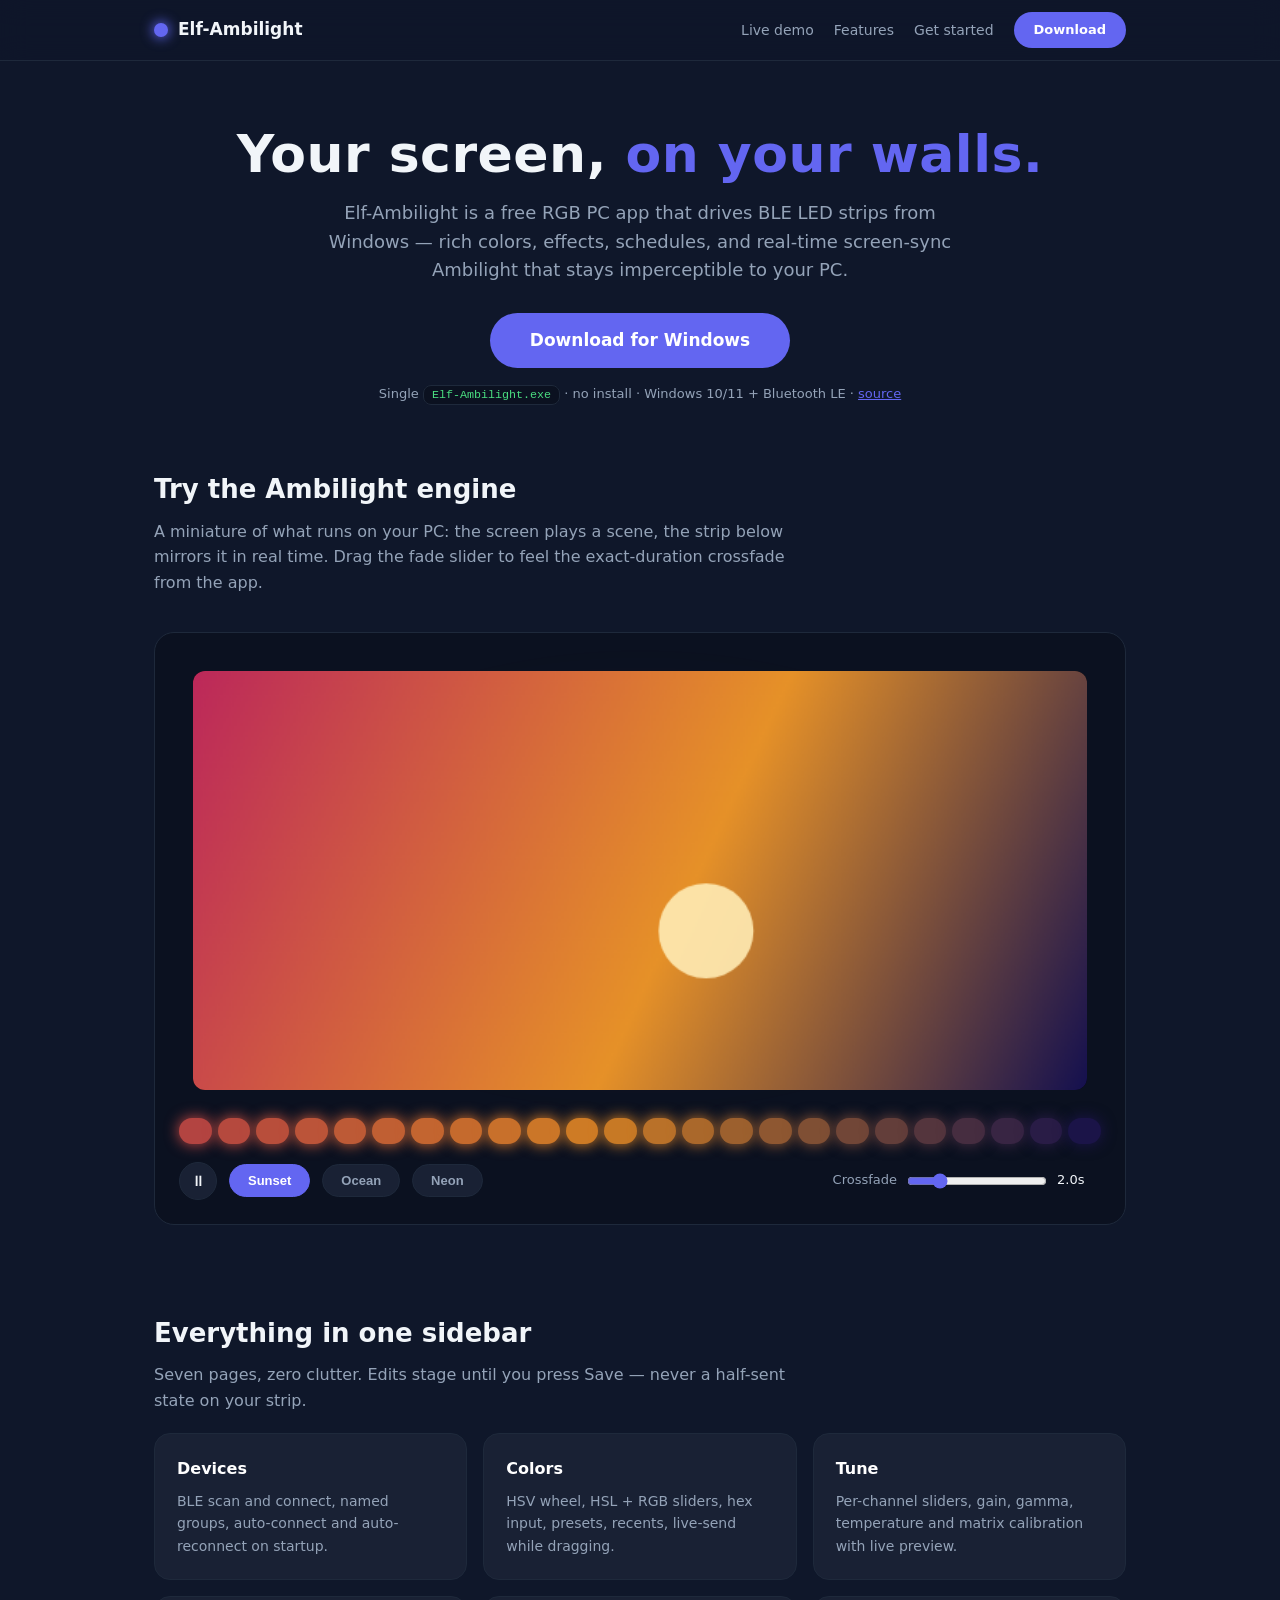
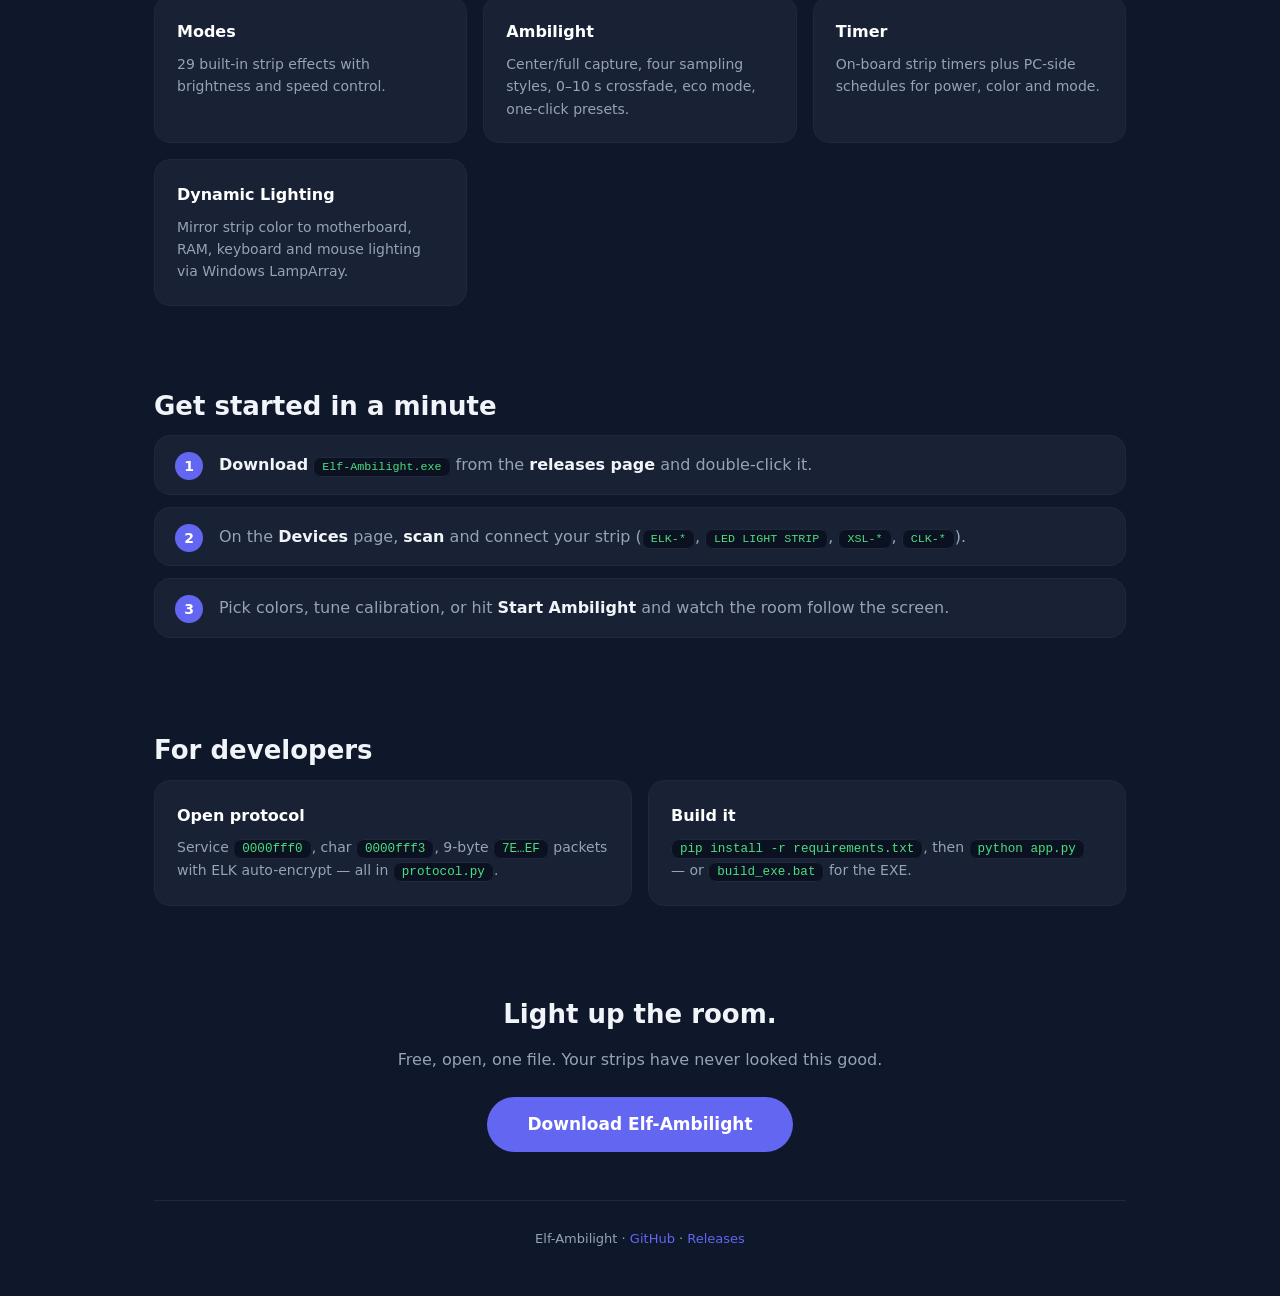
<file: docs/index.html>
<!DOCTYPE html>
<html lang="en">
<head>
<meta charset="UTF-8">
<meta name="viewport" content="width=device-width, initial-scale=1.0">
<title>Elf-Ambilight — RGB PC App: BLE LED Strip Control + Ambilight for Windows</title>
<meta name="description" content="Elf-Ambilight is a free RGB PC app for Windows: control BLE LED strips, sync room lighting to your screen with Ambilight, run effects and schedules. Single EXE, no install.">
<link rel="canonical" href="https://deepma1ya.github.io/Elf-Ambilight/">
<meta name="robots" content="index, follow">
<meta property="og:type" content="website">
<meta property="og:site_name" content="Elf-Ambilight">
<meta property="og:title" content="Elf-Ambilight — RGB PC App for BLE LED Strips + Ambilight">
<meta property="og:description" content="Free Windows PC app to control RGB LED strips over Bluetooth LE, with real-time screen-sync Ambilight. Download the single EXE.">
<meta property="og:url" content="https://deepma1ya.github.io/Elf-Ambilight/">
<meta name="twitter:card" content="summary">
<meta name="twitter:title" content="Elf-Ambilight — RGB PC App + Ambilight">
<meta name="twitter:description" content="Control BLE RGB LED strips from your PC with screen-sync Ambilight. Free, single EXE.">
<script type="application/ld+json">
{"@context":"https://schema.org","@type":"SoftwareApplication",
 "name":"Elf-Ambilight","applicationCategory":"UtilitiesApplication",
 "operatingSystem":"Windows 10, Windows 11",
 "offers":{"@type":"Offer","price":"0","priceCurrency":"USD"},
 "description":"Free RGB PC app for Windows: control BLE LED strips, run effects and schedules, sync lighting to the screen with Ambilight.",
 "downloadUrl":"https://github.com/Deepma1ya/Elf-Ambilight/releases/latest",
 "codeRepository":"https://github.com/Deepma1ya/Elf-Ambilight"}
</script>
<style>
  :root{
    --bg:#0F172A; --bg-deep:#0B1120; --card:#192134; --border:#1e293b;
    --accent:#6366F1; --accent-hover:#5558FF; --green:#4ade80;
    --fg:#F1F5F9; --muted:#94A3B8;
  }
  *{margin:0;padding:0;box-sizing:border-box}
  html{scroll-behavior:smooth}
  @media (prefers-reduced-motion:reduce){html{scroll-behavior:auto}}
  body{background:var(--bg);color:var(--fg);
    font-family:"Segoe UI",system-ui,-apple-system,Roboto,Arial,sans-serif;line-height:1.6}
  .wrap{max-width:1020px;margin:0 auto;padding:0 24px}
  /* ── nav ── */
  nav{position:sticky;top:0;z-index:10;backdrop-filter:blur(14px);
    background:rgba(15,23,42,.78);border-bottom:1px solid var(--border)}
  nav .wrap{display:flex;align-items:center;gap:20px;height:60px}
  .brand{display:flex;align-items:center;gap:10px;font-weight:800;font-size:17px;
    color:var(--fg);text-decoration:none}
  .dot{width:14px;height:14px;border-radius:50%;background:var(--accent);
    box-shadow:0 0 12px 2px rgba(99,102,241,.8)}
  nav .links{display:flex;gap:20px;margin-left:auto}
  nav .links a{color:var(--muted);text-decoration:none;font-size:14px}
  nav .links a:hover{color:var(--fg)}
  .btn{display:inline-block;background:var(--accent);color:#fff;text-decoration:none;
    font-weight:700;border-radius:999px;transition:background .18s ease-out,transform .18s ease-out}
  .btn:hover{background:var(--accent-hover);transform:translateY(-1px)}
  .btn.small{font-size:13px;padding:8px 20px}
  .btn.big{font-size:17px;padding:14px 40px}
  /* ── hero ── */
  header{padding:64px 0 24px;text-align:center}
  h1{font-size:clamp(34px,6vw,52px);letter-spacing:.5px;line-height:1.15}
  h1 span{color:var(--accent)}
  .tag{color:var(--muted);font-size:18px;margin:14px auto 28px;max-width:640px}
  .meta{margin-top:16px;color:var(--muted);font-size:13px}
  code{background:var(--bg-deep);border:1px solid var(--border);border-radius:8px;
    padding:2px 8px;font-size:.9em;color:var(--green)}
  /* ── demo ── */
  .demo{background:var(--bg-deep);border:1px solid var(--border);border-radius:20px;
    padding:24px;margin:36px 0 8px}
  .monitor-wrap{position:relative;border-radius:16px;padding:14px}
  #glow{position:absolute;inset:-26px;border-radius:28px;z-index:0;
    background:radial-gradient(closest-side,rgba(99,102,241,.35),transparent 70%);
    filter:blur(38px);pointer-events:none}
  #screen{width:100%;border-radius:12px;display:block;background:#000;position:relative;z-index:1}
  #strip{display:flex;gap:6px;margin-top:14px}
  #strip i{flex:1;height:26px;border-radius:999px;background:#222;transition:none}
  .demo-bar{display:flex;flex-wrap:wrap;align-items:center;gap:12px;margin-top:18px}
  .scene{border:1px solid var(--border);background:var(--card);color:var(--muted);
    border-radius:999px;padding:8px 18px;font-size:13px;font-weight:600;cursor:pointer}
  .scene:hover{color:var(--fg);border-color:var(--accent)}
  .scene[aria-pressed="true"]{background:var(--accent);border-color:var(--accent);color:#fff}
  .icon-btn{border:1px solid var(--border);background:var(--card);color:var(--fg);
    border-radius:999px;width:38px;height:38px;font-size:15px;cursor:pointer}
  .icon-btn:hover{border-color:var(--accent)}
  .fade-ctl{margin-left:auto;display:flex;align-items:center;gap:10px;color:var(--muted);font-size:13px}
  .fade-ctl input{accent-color:var(--accent);width:140px}
  .fade-ctl output{color:var(--fg);font-variant-numeric:tabular-nums;min-width:44px}
  section{padding:40px 0}
  h2{font-size:26px;margin-bottom:8px}
  .sub{color:var(--muted);margin-bottom:20px;max-width:640px}
  .grid{display:grid;grid-template-columns:repeat(auto-fit,minmax(250px,1fr));gap:16px}
  .card{background:var(--card);border:1px solid var(--border);border-radius:16px;padding:22px;
    transition:transform .18s ease-out,border-color .18s ease-out}
  .card:hover{transform:translateY(-3px);border-color:var(--accent)}
  .card h3{font-size:16px;margin-bottom:8px;color:#fff}
  .card p{font-size:14px;color:var(--muted)}
  .steps{list-style:none;counter-reset:s}
  .steps li{background:var(--card);border:1px solid var(--border);border-radius:16px;
    padding:16px 20px 16px 64px;margin-bottom:12px;position:relative;color:var(--muted)}
  .steps li b{color:var(--fg)}
  .steps li::before{counter-increment:s;content:counter(s);position:absolute;left:20px;top:16px;
    width:28px;height:28px;border-radius:50%;background:var(--accent);color:#fff;
    font-weight:700;font-size:14px;display:flex;align-items:center;justify-content:center}
  .cta{text-align:center;padding:48px 0}
  .cta p{color:var(--muted);margin:12px 0 24px}
  footer{border-top:1px solid var(--border);padding:28px 0 48px;color:var(--muted);
    font-size:13px;text-align:center}
  footer a{color:var(--accent);text-decoration:none}
  .reveal{opacity:0;transform:translateY(14px);transition:opacity .5s ease-out,transform .5s ease-out}
  .reveal.in{opacity:1;transform:none}
  @media (prefers-reduced-motion:reduce){.reveal{opacity:1;transform:none;transition:none}}
</style>
</head>
<body>

<nav>
  <div class="wrap">
    <a class="brand" href="#top"><span class="dot"></span>Elf-Ambilight</a>
    <div class="links">
      <a href="#demo">Live demo</a>
      <a href="#features">Features</a>
      <a href="#start">Get started</a>
    </div>
    <a class="btn small" href="https://github.com/Deepma1ya/Elf-Ambilight/releases/latest">Download</a>
  </div>
</nav>

<div class="wrap" id="top">
  <header>
    <h1>Your screen, <span>on your walls.</span></h1>
    <p class="tag">Elf-Ambilight is a free RGB PC app that drives BLE LED strips
      from Windows — rich colors, effects, schedules, and real-time
      screen-sync Ambilight that stays imperceptible to your PC.</p>
    <a class="btn big" href="https://github.com/Deepma1ya/Elf-Ambilight/releases/latest">Download for Windows</a>
    <p class="meta">Single <code>Elf-Ambilight.exe</code> · no install · Windows 10/11 + Bluetooth LE ·
      <a href="https://github.com/Deepma1ya/Elf-Ambilight" style="color:var(--accent)">source</a></p>
  </header>

  <section id="demo" class="reveal">
    <h2>Try the Ambilight engine</h2>
    <p class="sub">A miniature of what runs on your PC: the screen plays a scene,
      the strip below mirrors it in real time. Drag the fade slider to feel the
      exact-duration crossfade from the app.</p>
    <div class="demo">
      <div class="monitor-wrap">
        <div id="glow" aria-hidden="true"></div>
        <canvas id="screen" width="640" height="300" aria-label="Simulated screen content"></canvas>
      </div>
      <div id="strip" aria-hidden="true"></div>
      <div class="demo-bar">
        <button class="icon-btn" id="playBtn" aria-label="Pause demo">⏸</button>
        <button class="scene" data-scene="0" aria-pressed="true">Sunset</button>
        <button class="scene" data-scene="1" aria-pressed="false">Ocean</button>
        <button class="scene" data-scene="2" aria-pressed="false">Neon</button>
        <label class="fade-ctl">Crossfade
          <input type="range" id="fade" min="0" max="10" step="0.5" value="2" aria-label="Crossfade seconds">
          <output id="fadeVal" for="fade">2.0s</output>
        </label>
      </div>
    </div>
  </section>

  <section id="features" class="reveal">
    <h2>Everything in one sidebar</h2>
    <p class="sub">Seven pages, zero clutter. Edits stage until you press Save — never a half-sent state on your strip.</p>
    <div class="grid">
      <div class="card"><h3>Devices</h3><p>BLE scan and connect, named groups, auto-connect and auto-reconnect on startup.</p></div>
      <div class="card"><h3>Colors</h3><p>HSV wheel, HSL + RGB sliders, hex input, presets, recents, live-send while dragging.</p></div>
      <div class="card"><h3>Tune</h3><p>Per-channel sliders, gain, gamma, temperature and matrix calibration with live preview.</p></div>
      <div class="card"><h3>Modes</h3><p>29 built-in strip effects with brightness and speed control.</p></div>
      <div class="card"><h3>Ambilight</h3><p>Center/full capture, four sampling styles, 0–10 s crossfade, eco mode, one-click presets.</p></div>
      <div class="card"><h3>Timer</h3><p>On-board strip timers plus PC-side schedules for power, color and mode.</p></div>
      <div class="card"><h3>Dynamic Lighting</h3><p>Mirror strip color to motherboard, RAM, keyboard and mouse lighting via Windows LampArray.</p></div>
    </div>
  </section>

  <section id="start" class="reveal">
    <h2>Get started in a minute</h2>
    <ol class="steps">
      <li><b>Download</b> <code>Elf-Ambilight.exe</code> from the <b>releases page</b> and double-click it.</li>
      <li>On the <b>Devices</b> page, <b>scan</b> and connect your strip (<code>ELK-*</code>, <code>LED LIGHT STRIP</code>, <code>XSL-*</code>, <code>CLK-*</code>).</li>
      <li>Pick colors, tune calibration, or hit <b>Start Ambilight</b> and watch the room follow the screen.</li>
    </ol>
  </section>

  <section class="reveal">
    <h2>For developers</h2>
    <div class="grid">
      <div class="card"><h3>Open protocol</h3><p>Service <code>0000fff0</code>, char <code>0000fff3</code>, 9-byte <code>7E…EF</code> packets with ELK auto-encrypt — all in <code>protocol.py</code>.</p></div>
      <div class="card"><h3>Build it</h3><p><code>pip install -r requirements.txt</code>, then <code>python app.py</code> — or <code>build_exe.bat</code> for the EXE.</p></div>
    </div>
  </section>

  <div class="cta reveal">
    <h2>Light up the room.</h2>
    <p>Free, open, one file. Your strips have never looked this good.</p>
    <a class="btn big" href="https://github.com/Deepma1ya/Elf-Ambilight/releases/latest">Download Elf-Ambilight</a>
  </div>

  <footer>
    Elf-Ambilight · <a href="https://github.com/Deepma1ya/Elf-Ambilight">GitHub</a> ·
    <a href="https://github.com/Deepma1ya/Elf-Ambilight/releases/latest">Releases</a>
  </footer>
</div>

<script>
(function(){
  "use strict";
  var reduceMotion = window.matchMedia("(prefers-reduced-motion: reduce)").matches;

  /* reveal on scroll */
  var io = new IntersectionObserver(function(es){
    es.forEach(function(e){ if(e.isIntersecting){ e.target.classList.add("in"); io.unobserve(e.target); } });
  },{threshold:.12});
  document.querySelectorAll(".reveal").forEach(function(el){ io.observe(el); });

  /* ── interactive Ambilight demo ── */
  var cv = document.getElementById("screen"), ctx = cv.getContext("2d");
  var glow = document.getElementById("glow"), glowTick = 0;
  var strip = document.getElementById("strip"), N = 24, leds = [];
  for(var i=0;i<N;i++){ var d=document.createElement("i"); strip.appendChild(d); leds.push(d); }
  var shown = []; for(var k=0;k<N;k++) shown.push([0,0,0]);
  var scenes = [
    function(t,w,h){ // sunset drift
      var g=ctx.createLinearGradient(0,0,w,h);
      var p=(Math.sin(t*.00021)+1)/2;
      g.addColorStop(0,"rgb("+Math.round(120+100*p)+",40,90)");
      g.addColorStop(.55,"rgb(230,"+Math.round(90+80*p)+",40)");
      g.addColorStop(1,"rgb(20,16,"+Math.round(60+60*(1-p))+")");
      ctx.fillStyle=g; ctx.fillRect(0,0,w,h);
      ctx.fillStyle="rgba(255,236,180,.9)";
      ctx.beginPath(); ctx.arc(w*(.3+.4*p),h*.62,34,0,7); ctx.fill();
    },
    function(t,w,h){ // ocean waves
      var g=ctx.createLinearGradient(0,0,0,h);
      g.addColorStop(0,"#06283f"); g.addColorStop(1,"#0a4a6e");
      ctx.fillStyle=g; ctx.fillRect(0,0,w,h);
      ctx.fillStyle="rgba(56,189,248,.5)";
      for(var r=0;r<4;r++){
        ctx.beginPath();
        for(var x=0;x<=w;x+=8){
          var y=h*.35+r*44+Math.sin(x*.02+t*.0016+r*1.7)*14;
          x===0?ctx.moveTo(x,y):ctx.lineTo(x,y);
        }
        ctx.lineTo(w,h); ctx.lineTo(0,h); ctx.fill();
      }
    },
    function(t,w,h){ // neon pulse
      ctx.fillStyle="#07070f"; ctx.fillRect(0,0,w,h);
      var bars=[["#f43f5e",.2],["#6366F1",.5],["#4ade80",.8]];
      bars.forEach(function(b,bi){
        var p=(Math.sin(t*.0011+bi*2.1)+1)/2, bw=54+p*90;
        ctx.fillStyle=b[0]; ctx.shadowColor=b[0]; ctx.shadowBlur=38;
        ctx.fillRect(w*b[1]-bw/2,40,bw,h-80);
      });
      ctx.shadowBlur=0;
    }
  ];
  var scene=0, playing=!reduceMotion, visible=true, last=performance.now();
  var fadeSec=2.0, fadeEl=document.getElementById("fade"), fadeVal=document.getElementById("fadeVal");
  fadeEl.addEventListener("input",function(){ fadeSec=parseFloat(fadeEl.value); fadeVal.textContent=fadeSec.toFixed(1)+"s"; });

  var playBtn=document.getElementById("playBtn");
  function setPlaying(p){
    playing=p; playBtn.textContent=p?"⏸":"▶"; playBtn.setAttribute("aria-label",p?"Pause demo":"Play demo");
  }
  playBtn.addEventListener("click",function(){ setPlaying(!playing); });
  setPlaying(playing);

  var sceneBtns=document.querySelectorAll(".scene");
  sceneBtns.forEach(function(b){
    b.addEventListener("click",function(){
      scene=parseInt(b.getAttribute("data-scene"),10);
      sceneBtns.forEach(function(o){ o.setAttribute("aria-pressed",o===b?"true":"false"); });
    });
  });

  new IntersectionObserver(function(es){ visible=es[0].isIntersecting; },{threshold:.05})
    .observe(document.querySelector(".demo"));

  function css(c){ return "rgb("+c[0]+","+c[1]+","+c[2]+")"; }

  function frame(now){
    requestAnimationFrame(frame);
    if(!playing || !visible) { last=now; return; }
    var dt=Math.min(.1,(now-last)/1000); last=now;
    var w=cv.width,h=cv.height;
    scenes[scene](now,w,h);
    // sample bottom edge → LED targets
    var img=ctx.getImageData(0,h-14,w,14).data, targets=[];
    for(var i=0;i<N;i++){
      var x=Math.floor((i+.5)*w/N)*4, r=0,g=0,b=0,n=0;
      for(var yy=0;yy<14;yy++){ var o=(yy*w+Math.floor((i+.5)*w/N))*4; r+=img[o]; g+=img[o+1]; b+=img[o+2]; n++; }
      targets.push([r/n,g/n,b/n]);
    }
    // exact-duration crossfade per LED (mirrors the app engine)
    var k = fadeSec<=0.03 ? 1 : Math.min(1, dt/fadeSec*3);
    for(var j=0;j<N;j++){
      for(var c=0;c<3;c++) shown[j][c]+= (targets[j][c]-shown[j][c])*k;
      leds[j].style.background=css([Math.round(shown[j][0]),Math.round(shown[j][1]),Math.round(shown[j][2])]);
      leds[j].style.boxShadow="0 0 14px 1px "+css([Math.round(shown[j][0]),Math.round(shown[j][1]),Math.round(shown[j][2])]);
    }
    // backdrop bias-glow: average LED color, throttled to every 5th frame
    if((glowTick=(glowTick+1)%5)===0){
      var ar=0,ag=0,ab=0;
      for(var m=0;m<N;m++){ ar+=shown[m][0]; ag+=shown[m][1]; ab+=shown[m][2]; }
      var gc=css([Math.round(ar/N),Math.round(ag/N),Math.round(ab/N)]);
      glow.style.background="radial-gradient(closest-side,"+gc+",transparent 72%)";
      glow.style.opacity=".5";
    }
  }
  // static final state when reduced motion: render one frame, no loop motion
  scenes[scene](1000,cv.width,cv.height);
  (function(){
    var img=ctx.getImageData(0,0,cv.width,cv.height).data, r=0,g=0,b=0,n=0;
    for(var o=0;o<img.length;o+=400){ r+=img[o]; g+=img[o+1]; b+=img[o+2]; n++; }
    var gc=css([Math.round(r/n),Math.round(g/n),Math.round(b/n)]);
    glow.style.background="radial-gradient(closest-side,"+gc+",transparent 72%)";
    glow.style.opacity=".5";
  })();
  requestAnimationFrame(frame);
})();
</script>
</body>
</html>
</file>
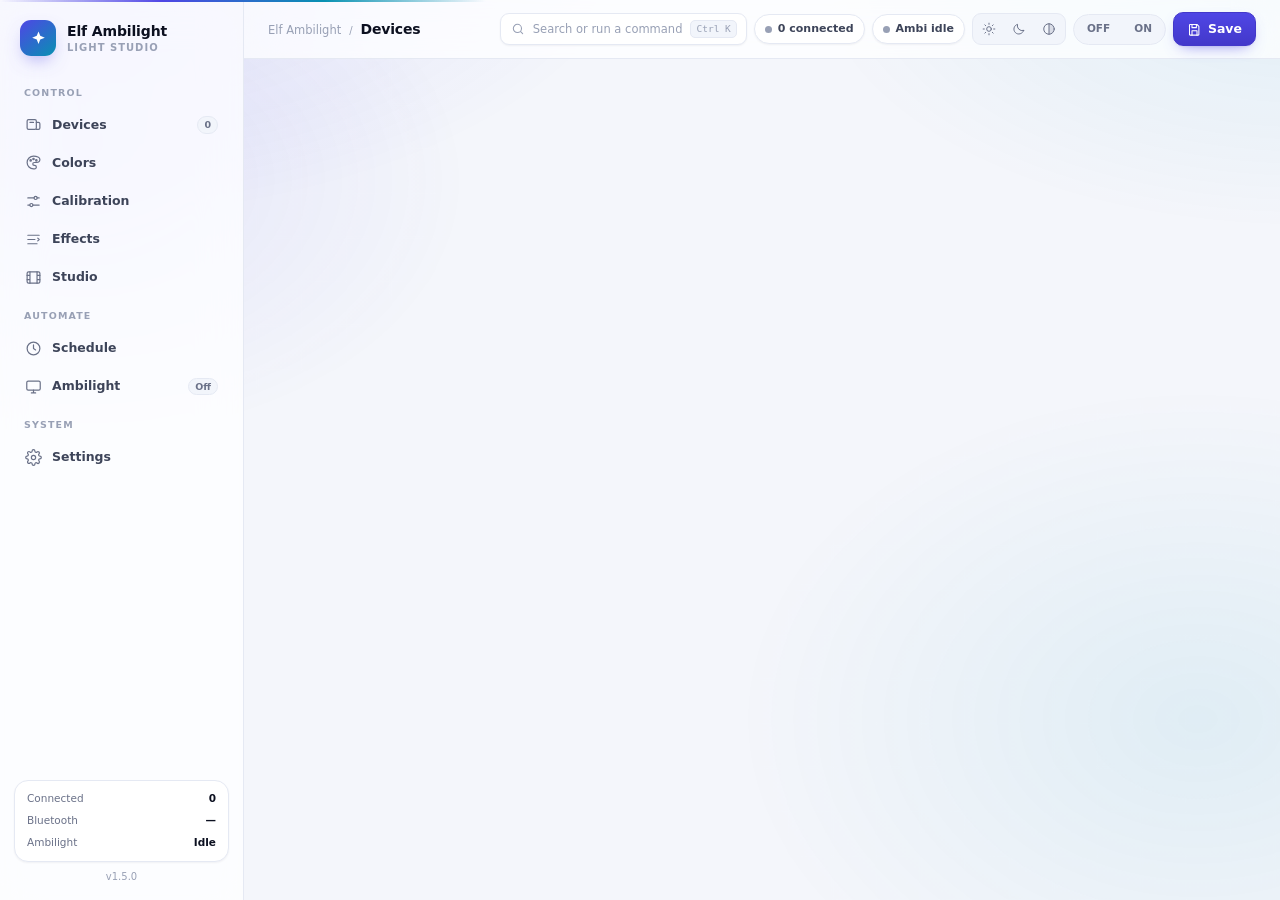
<file: webui/index.html>
<!DOCTYPE html>
<html lang="en" data-theme="light">
<head>
<meta charset="utf-8">
<meta name="viewport" content="width=device-width, initial-scale=1">
<title>Elf-Ambilight</title>
<link rel="stylesheet" href="styles.css">
</head>
<body>

<div id="bootBar"><i></i></div>

<svg width="0" height="0" style="position:absolute" aria-hidden="true">
  <defs>
    <symbol id="i-spark" viewBox="0 0 24 24"><path d="M12 3l2.2 5.6L20 11l-5.8 2.4L12 19l-2.2-5.6L4 11l5.8-2.4L12 3z" fill="currentColor"/></symbol>
    <symbol id="i-devices" viewBox="0 0 24 24" fill="none" stroke="currentColor" stroke-width="1.7" stroke-linecap="round" stroke-linejoin="round"><rect x="3" y="5" width="13" height="14" rx="2"/><path d="M16 9h3a2 2 0 0 1 2 2v6a2 2 0 0 1-2 2h-3"/><path d="M7 9h5"/></symbol>
    <symbol id="i-palette" viewBox="0 0 24 24" fill="none" stroke="currentColor" stroke-width="1.7" stroke-linecap="round" stroke-linejoin="round"><path d="M12 3a9 9 0 1 0 0 18h1.5a2.5 2.5 0 0 0 0-5H13a2 2 0 0 1 0-4h3.5A4.5 4.5 0 0 0 21 7.5C21 5 16.9 3 12 3z"/><circle cx="8" cy="9" r="1"/><circle cx="12" cy="7" r="1"/><circle cx="16" cy="9" r="1"/></symbol>
    <symbol id="i-sliders" viewBox="0 0 24 24" fill="none" stroke="currentColor" stroke-width="1.7" stroke-linecap="round"><path d="M4 7h9M17 7h3M4 17h3M11 17h9"/><circle cx="15" cy="7" r="2.2"/><circle cx="9" cy="17" r="2.2"/></symbol>
    <symbol id="i-modes" viewBox="0 0 24 24" fill="none" stroke="currentColor" stroke-width="1.7" stroke-linecap="round" stroke-linejoin="round"><path d="M4 6h16M4 12h10M4 18h13"/><path d="M18 10l2 2-2 2"/></symbol>
    <symbol id="i-clock" viewBox="0 0 24 24" fill="none" stroke="currentColor" stroke-width="1.7" stroke-linecap="round" stroke-linejoin="round"><circle cx="12" cy="12" r="9"/><path d="M12 7v5l3 2"/></symbol>
    <symbol id="i-screen" viewBox="0 0 24 24" fill="none" stroke="currentColor" stroke-width="1.7" stroke-linecap="round" stroke-linejoin="round"><rect x="2.5" y="4.5" width="19" height="12.5" rx="2"/><path d="M9 21h6M12 17v4"/></symbol>
    <symbol id="i-gear" viewBox="0 0 24 24" fill="none" stroke="currentColor" stroke-width="1.7" stroke-linecap="round" stroke-linejoin="round"><circle cx="12" cy="12" r="3"/><path d="M19.4 15a1.7 1.7 0 0 0 .34 1.87l.06.06a2 2 0 1 1-2.83 2.83l-.06-.06a1.7 1.7 0 0 0-1.87-.34 1.7 1.7 0 0 0-1 1.55V21a2 2 0 1 1-4 0v-.09a1.7 1.7 0 0 0-1.11-1.55 1.7 1.7 0 0 0-1.87.34l-.06.06a2 2 0 1 1-2.83-2.83l.06-.06A1.7 1.7 0 0 0 4.6 15a1.7 1.7 0 0 0-1.55-1H3a2 2 0 1 1 0-4h.09A1.7 1.7 0 0 0 4.6 8.9a1.7 1.7 0 0 0-.34-1.87l-.06-.06a2 2 0 1 1 2.83-2.83l.06.06A1.7 1.7 0 0 0 8.96 4.6 1.7 1.7 0 0 0 10 3.05V3a2 2 0 1 1 4 0v.09a1.7 1.7 0 0 0 1 1.55 1.7 1.7 0 0 0 1.87-.34l.06-.06a2 2 0 1 1 2.83 2.83l-.06.06a1.7 1.7 0 0 0-.34 1.87V9a1.7 1.7 0 0 0 1.55 1H21a2 2 0 1 1 0 4h-.09a1.7 1.7 0 0 0-1.55 1z"/></symbol>
    <symbol id="i-wifi" viewBox="0 0 24 24" fill="none" stroke="currentColor" stroke-width="1.7" stroke-linecap="round" stroke-linejoin="round"><path d="M2 8.8a15 15 0 0 1 20 0"/><path d="M5.5 12.3a10 10 0 0 1 13 0"/><path d="M9 15.8a5 5 0 0 1 6 0"/><circle cx="12" cy="19" r="1" fill="currentColor" stroke="none"/></symbol>
    <symbol id="i-bulb" viewBox="0 0 24 24" fill="none" stroke="currentColor" stroke-width="1.7" stroke-linecap="round" stroke-linejoin="round"><path d="M9 18h6M10 21h4"/><path d="M12 3a6 6 0 0 0-3.5 10.9c.4.3.5.7.5 1.1v.5h6V15c0-.4.1-.8.5-1.1A6 6 0 0 0 12 3z"/></symbol>
    <symbol id="i-save" viewBox="0 0 24 24" fill="none" stroke="currentColor" stroke-width="1.7" stroke-linecap="round" stroke-linejoin="round"><path d="M5 4h11l3 3v13a1 1 0 0 1-1 1H5a1 1 0 0 1-1-1V5a1 1 0 0 1 1-1z"/><path d="M8 4v5h7V4M8 21v-7h8v7"/></symbol>
    <symbol id="i-sun" viewBox="0 0 24 24" fill="none" stroke="currentColor" stroke-width="1.7" stroke-linecap="round"><circle cx="12" cy="12" r="4"/><path d="M12 2v2M12 20v2M4.9 4.9l1.4 1.4M17.7 17.7l1.4 1.4M2 12h2M20 12h2M4.9 19.1l1.4-1.4M17.7 6.3l1.4-1.4"/></symbol>
    <symbol id="i-moon" viewBox="0 0 24 24" fill="none" stroke="currentColor" stroke-width="1.7" stroke-linecap="round" stroke-linejoin="round"><path d="M20 14.5A8.5 8.5 0 0 1 9.5 4a8.5 8.5 0 1 0 10.5 10.5z"/></symbol>
    <symbol id="i-search" viewBox="0 0 24 24" fill="none" stroke="currentColor" stroke-width="1.8" stroke-linecap="round"><circle cx="11" cy="11" r="7"/><path d="M20 20l-3.5-3.5"/></symbol>
    <symbol id="i-check" viewBox="0 0 24 24" fill="none" stroke="currentColor" stroke-width="2.2" stroke-linecap="round" stroke-linejoin="round"><path d="M4 12.5l5 5L20 6.5"/></symbol>
    <symbol id="i-x" viewBox="0 0 24 24" fill="none" stroke="currentColor" stroke-width="2" stroke-linecap="round"><path d="M6 6l12 12M18 6L6 18"/></symbol>
    <symbol id="i-plus" viewBox="0 0 24 24" fill="none" stroke="currentColor" stroke-width="1.9" stroke-linecap="round"><path d="M12 5v14M5 12h14"/></symbol>
    <symbol id="i-play" viewBox="0 0 24 24" fill="currentColor"><path d="M8 5.5v13l11-6.5-11-6.5z"/></symbol>
    <symbol id="i-stop" viewBox="0 0 24 24" fill="currentColor"><rect x="6" y="6" width="12" height="12" rx="2"/></symbol>
    <symbol id="i-refresh" viewBox="0 0 24 24" fill="none" stroke="currentColor" stroke-width="1.8" stroke-linecap="round" stroke-linejoin="round"><path d="M20 11a8 8 0 1 0-2.3 6.3"/><path d="M20 4v7h-7"/></symbol>
    <symbol id="i-clock2" viewBox="0 0 24 24" fill="none" stroke="currentColor" stroke-width="1.7" stroke-linecap="round" stroke-linejoin="round"><path d="M21 12a9 9 0 1 1-3-6.7"/><path d="M21 4v5h-5"/></symbol>
    <symbol id="i-folder" viewBox="0 0 24 24" fill="none" stroke="currentColor" stroke-width="1.7" stroke-linecap="round" stroke-linejoin="round"><path d="M3 7a2 2 0 0 1 2-2h4l2 2h8a2 2 0 0 1 2 2v8a2 2 0 0 1-2 2H5a2 2 0 0 1-2-2V7z"/></symbol>
    <symbol id="i-eyedrop" viewBox="0 0 24 24" fill="none" stroke="currentColor" stroke-width="1.7" stroke-linecap="round" stroke-linejoin="round"><path d="M14.5 4.5a2.1 2.1 0 0 1 3 0l2 2a2.1 2.1 0 0 1 0 3l-2.2 2.2-5-5 2.2-2.2z"/><path d="M12.3 6.7l-7 7a2 2 0 0 0-.6 1.4V19h3.9a2 2 0 0 0 1.4-.6l7-7"/></symbol>
    <symbol id="i-command" viewBox="0 0 24 24" fill="none" stroke="currentColor" stroke-width="1.7" stroke-linecap="round" stroke-linejoin="round"><path d="M9 6a3 3 0 1 0-3 3h12a3 3 0 1 0-3-3v12a3 3 0 1 0 3-3H6a3 3 0 1 0 3 3V6z"/></symbol>
    <symbol id="i-shuffle" viewBox="0 0 24 24" fill="none" stroke="currentColor" stroke-width="1.7" stroke-linecap="round" stroke-linejoin="round"><path d="M16 3h5v5M21 3l-7 7M8 21H3v-5M3 21l7-7M21 16v5h-5M14 14l7 7M3 3l7 7"/></symbol>
    <symbol id="i-grid" viewBox="0 0 24 24" fill="none" stroke="currentColor" stroke-width="1.7" stroke-linecap="round"><rect x="3" y="3" width="7" height="7" rx="1.5"/><rect x="14" y="3" width="7" height="7" rx="1.5"/><rect x="3" y="14" width="7" height="7" rx="1.5"/><rect x="14" y="14" width="7" height="7" rx="1.5"/></symbol>
    <symbol id="i-activity" viewBox="0 0 24 24" fill="none" stroke="currentColor" stroke-width="1.7" stroke-linecap="round" stroke-linejoin="round"><path d="M3 12h4l2.5-7 5 14 2.5-7H21"/></symbol>
    <symbol id="i-link" viewBox="0 0 24 24" fill="none" stroke="currentColor" stroke-width="1.7" stroke-linecap="round" stroke-linejoin="round"><path d="M10 13a5 5 0 0 0 7 0l2-2a5 5 0 0 0-7-7l-1 1"/><path d="M14 11a5 5 0 0 0-7 0l-2 2a5 5 0 0 0 7 7l1-1"/></symbol>
    <symbol id="i-appearance" viewBox="0 0 24 24" fill="none" stroke="currentColor" stroke-width="1.7" stroke-linecap="round" stroke-linejoin="round"><circle cx="12" cy="12" r="9"/><path d="M12 3v18"/><path d="M12 3a9 9 0 0 1 0 18" fill="currentColor" opacity=".18" stroke="none"/></symbol>
    <symbol id="i-info" viewBox="0 0 24 24" fill="none" stroke="currentColor" stroke-width="1.7" stroke-linecap="round"><circle cx="12" cy="12" r="9"/><path d="M12 11v5M12 8h.01"/></symbol>
    <symbol id="i-copy" viewBox="0 0 24 24" fill="none" stroke="currentColor" stroke-width="1.7" stroke-linecap="round" stroke-linejoin="round"><rect x="9" y="9" width="11" height="11" rx="2"/><path d="M5 15V5a2 2 0 0 1 2-2h8"/></symbol>
    <symbol id="i-power" viewBox="0 0 24 24" fill="none" stroke="currentColor" stroke-width="1.8" stroke-linecap="round"><path d="M12 3v9"/><path d="M6.4 6.4a8 8 0 1 0 11.2 0"/></symbol>
    <symbol id="i-film" viewBox="0 0 24 24" fill="none" stroke="currentColor" stroke-width="1.7" stroke-linecap="round" stroke-linejoin="round"><rect x="3" y="4" width="18" height="16" rx="2"/><path d="M7 4v16M17 4v16M3 9h4M3 15h4M17 9h4M17 15h4"/></symbol>
  </defs>
</svg>

<div class="shell">
  <aside class="sidebar">
    <span class="nav-glide no-anim" id="navGlide"></span>
    <div class="brand">
      <div class="brand-mark"><svg><use href="#i-spark"/></svg></div>
      <div class="brand-text">
        <div class="brand-name">Elf Ambilight</div>
        <div class="brand-sub">Light studio</div>
      </div>
    </div>

    <nav class="nav" aria-label="Sections">
      <div class="nav-group">
        <div class="nav-label">Control</div>
        <button class="nav-item" data-page="devices" title="Devices" aria-label="Devices"><svg><use href="#i-devices"/></svg><span>Devices</span><span class="badge-mini" id="navDevBadge">0</span></button>
        <button class="nav-item" data-page="color" title="Colors" aria-label="Colors"><svg><use href="#i-palette"/></svg><span>Colors</span></button>
        <button class="nav-item" data-page="tune" title="Calibration" aria-label="Calibration"><svg><use href="#i-sliders"/></svg><span>Calibration</span></button>
        <button class="nav-item" data-page="modes" title="Effects" aria-label="Effects"><svg><use href="#i-modes"/></svg><span>Effects</span></button>
        <button class="nav-item" data-page="studio" title="Studio" aria-label="Studio"><svg><use href="#i-film"/></svg><span>Studio</span></button>
      </div>
      <div class="nav-group">
        <div class="nav-label">Automate</div>
        <button class="nav-item" data-page="timing" title="Schedule" aria-label="Schedule"><svg><use href="#i-clock"/></svg><span>Schedule</span></button>
        <button class="nav-item" data-page="ambi" title="Ambilight" aria-label="Ambilight"><svg><use href="#i-screen"/></svg><span>Ambilight</span><span class="badge-mini" id="navAmbiBadge">Off</span></button>
      </div>
      <div class="nav-group">
        <div class="nav-label">System</div>
        <button class="nav-item" data-page="settings" title="Settings" aria-label="Settings"><svg><use href="#i-gear"/></svg><span>Settings</span></button>
      </div>
    </nav>

    <div class="sidebar-foot">
      <div class="mini-card">
        <div class="mini-row"><span class="mini-key">Connected</span><span class="mini-val" id="sideConn">0</span></div>
        <div class="mini-row"><span class="mini-key">Bluetooth</span><span class="mini-val" id="sideBt">—</span></div>
        <div class="mini-row"><span class="mini-key">Ambilight</span><span class="mini-val" id="sideAmbi">Idle</span></div>
      </div>
      <div class="sidebar-version" id="sideVer">v1.5.0</div>
    </div>
  </aside>

  <div class="main">
    <header class="topbar">
      <div class="crumbs">
        <span class="root">Elf Ambilight</span>
        <span class="sep">/</span>
        <h1 id="crumbTitle">Devices</h1>
      </div>
      <div class="topbar-spacer"></div>
      <div class="top-actions">
        <button class="cmd-trigger" id="cmdTrigger" aria-label="Open command palette">
          <svg><use href="#i-search"/></svg><span class="grow">Search or run a command</span><kbd>Ctrl K</kbd>
        </button>
        <span class="status-chip" id="chipConn"><span class="dot"></span><span id="chipConnText">0 connected</span></span>
        <span class="status-chip" id="chipAmbi"><span class="dot"></span><span id="chipAmbiText">Ambi idle</span></span>
        <div class="theme-seg" id="themeSeg" role="group" aria-label="Theme">
          <button data-theme-opt="light" title="Light mode" aria-label="Light mode"><svg><use href="#i-sun"/></svg></button>
          <button data-theme-opt="dark" title="Dark mode" aria-label="Dark mode"><svg><use href="#i-moon"/></svg></button>
          <button data-theme-opt="system" title="Match Windows theme" aria-label="Match Windows theme"><svg><use href="#i-appearance"/></svg></button>
        </div>
        <div class="seg" role="group" aria-label="Power">
          <button id="pwrOff">OFF</button>
          <button id="pwrOn" class="green">ON</button>
        </div>
        <button class="btn primary save-btn" id="saveBtn" title="Save changes (Ctrl+S)">
          <svg><use href="#i-save"/></svg><span>Save</span>
        </button>
      </div>
    </header>

    <div class="scroll" id="scroll">

      <!-- ══════════ DEVICES ══════════ -->
      <section class="page" id="pg-devices">
        <div class="page-head">
          <div>
            <div class="overline">Control</div>
            <h2>Devices</h2>
            <p>Discover strips, connect, and organise them into groups.</p>
          </div>
          <div class="push">
            <button class="btn" id="quickBtn">Quick connect</button>
            <button class="btn primary" id="scanBtn"><svg><use href="#i-refresh"/></svg>Scan</button>
          </div>
        </div>

        <div class="tabs" data-tabs="devices-main" style="margin-bottom:14px">
          <button class="tab on" data-tab="discover">Discover</button>
          <button class="tab" data-tab="groups">Groups</button>
          <button class="tab" data-tab="activity">Activity</button>
        </div>

        <div class="tabpanel on" data-panel="devices-main:discover">
          <div class="stats">
            <div class="stat"><div class="stat-ico ok"><svg><use href="#i-wifi"/></svg></div>
              <div><div class="stat-k">Connected</div><div class="stat-v" id="statConn">0</div></div></div>
            <div class="stat"><div class="stat-ico"><svg><use href="#i-bulb"/></svg></div>
              <div><div class="stat-k">Active group</div><div class="stat-v" id="statGroup">—</div></div></div>
            <div class="stat"><div class="stat-ico warn"><svg><use href="#i-screen"/></svg></div>
              <div><div class="stat-k">Ambilight</div><div class="stat-v" id="statAmbi">Idle</div></div></div>
          </div>

          <div class="card">
            <div class="card-head">
              <div><h3>Connected now</h3><div class="hint">Devices currently linked to this PC — including auto-connected strips.</div></div>
              <div class="push"><span class="badge" id="connBadge">0</span></div>
            </div>
            <div class="card-body"><div class="row-list" id="connectedList"></div></div>
          </div>

          <div class="card">
            <div class="card-head">
              <div><h3>Discovered devices</h3><div class="hint">Tick devices to bulk-add them, or add individually.</div></div>
              <div class="push"><span class="badge" id="scanStatus">Idle</span></div>
            </div>
            <div class="card-body">
              <div class="row-list" id="foundList"></div>
              <div class="hr" style="height:1px;background:var(--line);margin:12px 0"></div>
              <div class="field" style="justify-content:flex-end;gap:6px;flex-wrap:wrap">
                <button class="btn sm" id="connAllBtn">Connect all</button>
                <button class="btn sm danger" id="disconnBtn">Disconnect all</button>
                <button class="btn sm" id="addCheckedBtn">Add checked</button>
                <button class="btn sm" id="addAllBtn">Add all found</button>
              </div>
            </div>
          </div>
        </div>

        <div class="tabpanel" data-panel="devices-main:groups">
          <div class="grid g2">
            <div class="card">
              <div class="card-head"><div><h3>Group</h3><div class="hint">Every command drives this set.</div></div></div>
              <div class="card-body">
                <div class="field" style="gap:6px;flex-wrap:wrap">
                  <select id="groupSel" style="flex:1;min-width:130px"></select>
                  <button class="btn sm" id="grpNew"><svg><use href="#i-plus"/></svg>New</button>
                  <button class="btn sm" id="grpRename">Rename</button>
                  <button class="btn sm danger" id="grpDel">Delete</button>
                </div>
                <div class="hr" style="height:1px;background:var(--line);margin:12px 0"></div>
                <div class="row-list" id="memberList"></div>
              </div>
            </div>
            <div class="col">
              <div class="card">
                <div class="card-head"><div><h3>PC lighting</h3><div class="hint">Mirror colour to Windows Dynamic Lighting.</div></div></div>
                <div class="card-body">
                  <div class="field" style="gap:6px">
                    <span class="badge" id="dynBadge">Off</span>
                    <div style="flex:1"></div>
                    <button class="btn sm" id="dynRefresh"><svg><use href="#i-refresh"/></svg>Refresh</button>
                    <button class="btn sm primary" id="dynAdd">Add PC</button>
                  </div>
                </div>
              </div>
              <div class="card">
                <div class="card-head"><div><h3>Group tips</h3><div class="hint">How groups behave.</div></div></div>
                <div class="card-body">
                  <p class="list-s" style="font-family:var(--sans);line-height:1.6;color:var(--ink-3)">
                    Commands are broadcast to every connected member. Saved members reconnect automatically on launch when auto-connect is enabled.
                  </p>
                </div>
              </div>
            </div>
          </div>
          <div class="card">
            <div class="card-head"><div><h3>Group actions</h3><div class="hint">Send to every member at once.</div></div></div>
            <div class="card-body">
              <div class="field" style="gap:6px;flex-wrap:wrap">
                <button class="btn sm" data-group-action="color">Send current colour</button>
                <button class="btn sm" data-group-action="on">All on</button>
                <button class="btn sm" data-group-action="off">All off</button>
                <div style="flex:1"></div>
                <button class="btn sm ghost" data-group-action="refresh">Refresh connections</button>
              </div>
            </div>
          </div>
        </div>

        <div class="tabpanel" data-panel="devices-main:activity">
          <div class="grid g2">
            <div class="card">
              <div class="card-head"><div><h3>Remembered devices</h3><div class="hint">Auto-connect list.</div></div></div>
              <div class="card-body">
                <p class="list-s" id="rememberedTxt" style="line-height:1.6;font-family:var(--sans);color:var(--ink-2)">—</p>
                <div class="hr" style="height:1px;background:var(--line);margin:12px 0"></div>
                <button class="btn sm danger" id="forgetBtn">Forget remembered</button>
              </div>
            </div>
            <div class="card">
              <div class="card-head"><div><h3>Activity</h3><div class="hint">Live command log.</div></div></div>
              <div class="card-body"><div class="log" id="logBox"></div></div>
            </div>
          </div>
        </div>
      </section>

      <!-- ══════════ COLORS ══════════ -->
      <section class="page" id="pg-color">
        <div class="page-head">
          <div>
            <div class="overline">Control</div>
            <h2>Colors</h2>
            <p>Pick with the wheel, refine numerically, then send it live.</p>
          </div>
          <div class="push">
            <button class="btn" id="eyeBtn" title="Pick a colour from the screen">
              <svg><use href="#i-eyedrop"/></svg>Eyedropper
            </button>
            <span class="switch-row" style="padding:0"><span class="t" style="font-size:11.5px">Live send</span>
              <button class="switch" id="liveSw" role="switch" aria-checked="true" aria-label="Live send"></button></span>
          </div>
        </div>

        <div class="grid g-1-2">
          <div class="card">
            <div class="card-head"><div><h3>Color wheel</h3><div class="hint">Drag to set hue and saturation — it sends live while you move.</div></div></div>
            <div class="card-body">
              <div class="wheel-wrap">
                <canvas id="wheel" width="248" height="248" aria-label="Hue and saturation wheel" role="img"></canvas>
                <div class="wheel-center">
                  <span class="hx" id="wheelHex">#FFFFFF</span>
                  <span class="lbl">current</span>
                </div>
                <div class="wheel-dot" id="wheelDot"></div>
              </div>
              <div class="field" style="margin-top:10px">
                <span class="field-label">Lightness</span>
                <input type="range" id="wheelL" min="0" max="100">
                <span class="field-val" id="wheelLVal">100%</span>
              </div>
              <div class="hex-row" style="margin-top:6px">
                <input type="text" id="hexIn" placeholder="#FF8040" maxlength="7">
                <button class="btn sm" id="hexApply">Set</button>
                <button class="btn sm icon-only" id="copyHex" title="Copy hex" aria-label="Copy hex">
                  <svg><use href="#i-copy"/></svg>
                </button>
              </div>
              <button class="btn primary" id="applyColorBtn" style="width:100%;height:36px;margin-top:10px">
                <svg><use href="#i-bulb"/></svg>Send to strip
              </button>
              <div class="hr" style="height:1px;background:var(--line);margin:14px 0 10px"></div>
              <div class="overline" style="margin-bottom:7px">Harmony</div>
              <div class="harmony" id="harmonyRow"></div>
              <div class="hr" style="height:1px;background:var(--line);margin:14px 0 10px"></div>
              <div class="field" style="gap:6px;flex-wrap:wrap">
                <button class="btn sm" id="matchScreen" title="Sample the centre of the screen once">
                  <svg><use href="#i-eyedrop"/></svg>Match screen
                </button>
                <button class="btn sm" id="saveFav" title="Save this colour to favourites">
                  <svg><use href="#i-plus"/></svg>Save colour
                </button>
                <button class="btn sm ghost" id="randomColor">Random</button>
              </div>
            </div>
          </div>

          <div class="col">
            <div class="card">
              <div class="card-head">
                <div><h3>Output</h3><div class="hint">Brightness, white channels, and pins.</div></div>
                <div class="push">
                  <div class="tabs" data-tabs="color-output">
                    <button class="tab on" data-tab="brightness">Brightness</button>
                    <button class="tab" data-tab="white">White</button>
                    <button class="tab" data-tab="channels">Channels</button>
                  </div>
                </div>
              </div>
              <div class="card-body">
                <div class="tabpanel on" data-panel="color-output:brightness">
                  <div class="field"><span class="field-label">Level</span><input type="range" id="briSl" min="0" max="100"><span class="field-val" id="briVal">100</span></div>
                  <div class="field"><span class="field-label">Channel</span>
                    <div class="segmented" id="chanSeg" role="group" aria-label="Channel">
                      <button data-ch="ALL" class="on">ALL</button><button data-ch="RGB">RGB</button><button data-ch="W">W</button><button data-ch="CT">CT</button>
                    </div>
                    <div style="flex:1"></div><button class="btn sm" id="briSend">Send</button></div>
                </div>
                <div class="tabpanel" data-panel="color-output:white">
                  <div class="field"><span class="field-label">White</span><input type="range" id="wSl" min="0" max="100"><span class="field-val" id="wVal">50</span><button class="btn sm" id="wSend">Send</button></div>
                  <div class="field"><span class="field-label">Warm</span><input type="range" id="warmSl" min="0" max="100"><span class="field-val" id="warmVal">50</span></div>
                  <div class="field"><span class="field-label">Cold</span><input type="range" id="coldSl" min="0" max="100"><span class="field-val" id="coldVal">50</span><button class="btn sm" id="cctSend">Send</button></div>
                </div>
                <div class="tabpanel" data-panel="color-output:channels">
                  <div class="field"><span class="field-label">Enabled</span>
                    <label class="check"><input type="checkbox" id="chRgb" checked>RGB</label>
                    <label class="check"><input type="checkbox" id="chW" checked>W</label>
                    <label class="check"><input type="checkbox" id="chCct" checked>CCT</label>
                    <div style="flex:1"></div><button class="btn sm" id="rgbwSend">Apply</button></div>
                  <div class="field"><span class="field-label">Pins 1–6</span>
                    <input type="number" id="pin1" min="1" max="6" value="1">
                    <input type="number" id="pin2" min="1" max="6" value="2">
                    <input type="number" id="pin3" min="1" max="6" value="3">
                    <div style="flex:1"></div><button class="btn sm" id="pinsSend">Send</button></div>
                </div>
              </div>
            </div>

            <div class="col">
              <div class="card">
                <div class="card-head">
                  <div><h3>Precision</h3><div class="hint">Exact channel values.</div></div>
                  <div class="push">
                    <div class="tabs" data-tabs="color-precision">
                      <button class="tab on" data-tab="rgb">RGB</button>
                      <button class="tab" data-tab="hsl">HSL</button>
                    </div>
                  </div>
                </div>
                <div class="card-body">
                  <div class="tabpanel on" data-panel="color-precision:rgb">
                    <div class="field"><span class="field-label" style="color:var(--danger)">Red</span><input type="range" id="rSl" min="0" max="255"><span class="field-val" id="rVal">255</span></div>
                    <div class="field"><span class="field-label" style="color:var(--ok)">Green</span><input type="range" id="gSl" min="0" max="255"><span class="field-val" id="gVal">255</span></div>
                    <div class="field"><span class="field-label" style="color:var(--brand)">Blue</span><input type="range" id="bSl" min="0" max="255"><span class="field-val" id="bVal">255</span></div>
                  </div>
                  <div class="tabpanel" data-panel="color-precision:hsl">
                    <div class="field"><span class="field-label">Hue</span><input type="range" id="hSl" min="0" max="360"><span class="field-val" id="hVal">0</span></div>
                    <div class="field"><span class="field-label">Saturation</span><input type="range" id="sSl" min="0" max="100"><span class="field-val" id="sVal">0%</span></div>
                    <div class="field"><span class="field-label">Lightness</span><input type="range" id="lSl" min="0" max="100"><span class="field-val" id="lVal">100%</span></div>
                  </div>
                </div>
              </div>

              <div class="card">
                <div class="card-head">
                  <div><h3>Library</h3><div class="hint">Curated and recent colours.</div></div>
                  <div class="push">
                    <div class="tabs" data-tabs="color-library">
                      <button class="tab on" data-tab="presets">Presets</button>
                      <button class="tab" data-tab="recent">Recent</button>
                      <button class="tab" data-tab="favorites">Saved</button>
                    </div>
                  </div>
                </div>
                <div class="card-body">
                  <div class="tabpanel on" data-panel="color-library:presets"><div class="swatches" id="presetRow"></div></div>
                  <div class="tabpanel" data-panel="color-library:recent"><div class="swatches" id="recentRow"></div></div>
                  <div class="tabpanel" data-panel="color-library:favorites"><div class="swatches" id="favRow"></div></div>
                </div>
              </div>

              <div class="card">
                <div class="card-head"><div><h3>Scenes</h3><div class="hint">One-tap moods: colour and brightness.</div></div></div>
                <div class="card-body">
                  <div class="grid g2" style="gap:6px" id="sceneRow"></div>
                </div>
              </div>
            </div>
          </div>
        </div>
      </section>

      <!-- ══════════ TUNE ══════════ -->
      <section class="page" id="pg-tune">
        <div class="page-head">
          <div>
            <div class="overline">Control</div>
            <h2>Calibration</h2>
            <p>Make white look white and keep colours accurate. Edits stage until you save.</p>
          </div>
          <div class="push"><button class="btn sm" id="tuneReset">Reset all</button></div>
        </div>

        <div class="tabs" data-tabs="tune-main" style="margin-bottom:14px">
          <button class="tab on" data-tab="guided">Guided</button>
          <button class="tab" data-tab="advanced">Advanced</button>
          <button class="tab" data-tab="profiles">Profiles</button>
        </div>

        <div class="tabpanel on" data-panel="tune-main:guided">
          <div class="grid g2">
            <div class="card">
              <div class="card-head"><div><h3>White balance helper</h3><div class="hint">Show white, then tap whichever tint is too strong.</div></div>
                <div class="push"><span class="badge brand">Guided</span></div></div>
              <div class="card-body">
                <div class="field" style="gap:6px;flex-wrap:wrap">
                  <button class="btn primary" id="wbShow"><svg><use href="#i-bulb"/></svg>Show white</button>
                  <button class="btn sm" data-wb="blue">Too blue</button>
                  <button class="btn sm" data-wb="red">Too red</button>
                  <button class="btn sm" data-wb="green">Too green</button>
                  <button class="btn sm" data-wb="dim">Too dim</button>
                </div>
                <div class="hr" style="height:1px;background:var(--line);margin:14px 0"></div>
                <p class="hint" style="margin:0">Repeat until the strip looks neutral, then press <b>Save</b>. The strip preview below shows what the calibration sends.</p>
              </div>
            </div>
            <div class="card">
              <div class="card-head"><div><h3>Preview</h3><div class="hint">Requested → sent after calibration.</div></div></div>
              <div class="card-body">
                <div class="field" style="gap:12px">
                  <div class="color-well" id="tuneReq" style="min-height:86px;flex:1;border-radius:12px"></div>
                  <svg style="width:16px;height:16px;color:var(--ink-4)"><use href="#i-check"/></svg>
                  <div class="color-well" id="tuneOut" style="min-height:86px;flex:1;border-radius:12px"></div>
                </div>
                <p class="list-s" id="tuneTxt" style="margin-top:9px">—</p>
                <div class="hr" style="height:1px;background:var(--line);margin:12px 0"></div>
                <div class="swatches" id="tuneTests"></div>
              </div>
            </div>
          </div>
        </div>

        <div class="tabpanel" data-panel="tune-main:advanced">
          <div class="grid g2">
            <div class="card">
              <div class="card-head"><div><h3>Channel gains</h3><div class="hint">Relative output per colour channel.</div></div></div>
              <div class="card-body">
                <div class="field"><span class="field-label" style="color:var(--danger)">Red</span><input type="range" id="grSl" min="20" max="200"><span class="field-val" id="grVal">100%</span></div>
                <div class="field"><span class="field-label" style="color:var(--ok)">Green</span><input type="range" id="ggSl" min="20" max="200"><span class="field-val" id="ggVal">100%</span></div>
                <div class="field"><span class="field-label" style="color:var(--brand)">Blue</span><input type="range" id="gbSl" min="20" max="200"><span class="field-val" id="gbVal">100%</span></div>
                <div class="hr" style="height:1px;background:var(--line);margin:12px 0"></div>
                <div class="switch-row" style="padding:2px 0">
                  <div class="txt"><div class="t">Calibration enabled</div><div class="d">Bypass all correction when off.</div></div>
                  <button class="switch" id="calEn" role="switch" aria-checked="true" aria-label="Calibration enabled"></button>
                </div>
              </div>
            </div>
            <div class="card">
              <div class="card-head"><div><h3>Response</h3><div class="hint">Tone curve and colour intensity.</div></div></div>
              <div class="card-body">
                <div class="field"><span class="field-label">Gamma</span><input type="range" id="gamSl" min="0.3" max="3" step="0.01"><span class="field-val" id="gamVal">1.00</span></div>
                <div class="field"><span class="field-label">Warm / cool</span><input type="range" id="tmpSl" min="-100" max="100"><span class="field-val" id="tmpVal">0</span></div>
                <div class="field"><span class="field-label">Presets</span>
                  <div class="chips" id="wbTempChips">
                    <button class="chip" data-wbtemp="-55">Cool</button>
                    <button class="chip" data-wbtemp="0">Neutral</button>
                    <button class="chip" data-wbtemp="20">Daylight</button>
                    <button class="chip" data-wbtemp="60">Warm</button>
                  </div>
                </div>
                <div class="field"><span class="field-label">Saturation</span><input type="range" id="satSl" min="0" max="200"><span class="field-val" id="satVal">100%</span></div>
                <div class="field"><span class="field-label">Ceiling</span><input type="range" id="limSl" min="10" max="100"><span class="field-val" id="limVal">100%</span></div>
                <div class="field"><span class="field-label">Channel order</span>
                  <select id="ordSel"><option>RGB</option><option>RBG</option><option>GRB</option><option>GBR</option><option>BRG</option><option>BGR</option></select>
                  <div style="flex:1"></div>
                  <label class="check"><input type="checkbox" id="liveWhite">Preview on white</label>
                </div>
                <div class="hr" style="height:1px;background:var(--line);margin:12px 0 8px"></div>
                <div class="overline" style="margin-bottom:6px">Per-channel gamma</div>
                <div class="field"><span class="field-label" style="color:var(--danger)">Red γ</span><input type="range" id="ggrSl" min="0.3" max="3" step="0.01"><span class="field-val" id="ggrVal">1.00</span></div>
                <div class="field"><span class="field-label" style="color:var(--ok)">Green γ</span><input type="range" id="gggSl" min="0.3" max="3" step="0.01"><span class="field-val" id="gggVal">1.00</span></div>
                <div class="field"><span class="field-label" style="color:var(--brand)">Blue γ</span><input type="range" id="ggbSl" min="0.3" max="3" step="0.01"><span class="field-val" id="ggbVal">1.00</span></div>
              </div>
            </div>
          </div>
          <div class="card">
            <div class="card-head"><div><h3>Per-colour output</h3><div class="hint">What the strip receives for pure colour requests.</div></div></div>
            <div class="card-body"><div id="primRows" class="grid g2"></div></div>
          </div>
        </div>

        <div class="tabpanel" data-panel="tune-main:profiles">
          <div class="grid g2">
            <div class="card">
              <div class="card-head"><div><h3>Saved profiles</h3><div class="hint">Full calibration setups you can switch between.</div></div></div>
              <div class="card-body">
                <div class="field"><span class="field-label">Profile</span><select id="tuneProfSel" style="flex:1"></select></div>
                <div class="hr" style="height:1px;background:var(--line);margin:12px 0"></div>
                <div class="field" style="gap:6px;flex-wrap:wrap">
                  <button class="btn sm primary" id="tpApply">Apply</button>
                  <button class="btn sm" id="tpSave">Save new</button>
                  <button class="btn sm" id="tpRename">Rename</button>
                  <button class="btn sm danger" id="tpDel">Delete</button>
                </div>
              </div>
            </div>
            <div class="card">
              <div class="card-head"><div><h3>How profiles work</h3></div></div>
              <div class="card-body">
                <p class="list-s" style="font-family:var(--sans);line-height:1.65;color:var(--ink-3)">
                  A profile stores every calibration value: gains, gamma, temperature, saturation, ceiling, channel order, and the per-colour output rows. Applying one stages the values; press Save to keep them.
                </p>
              </div>
            </div>
          </div>
        </div>
      </section>

      <!-- ══════════ MODES ══════════ -->
      <section class="page" id="pg-modes">
        <div class="page-head">
          <div>
            <div class="overline">Control</div>
            <h2>Effects</h2>
            <p>29 built-in animations. Pick one, then tune speed and brightness.</p>
          </div>
          <div class="push">
            <div class="mode-search" style="position:relative">
              <svg style="position:absolute;left:9px;top:8px;width:14px;height:14px;color:var(--ink-4)"><use href="#i-search"/></svg>
              <input type="text" id="modeSearch" placeholder="Search effects" style="width:190px;padding-left:29px">
            </div>
            <button class="btn" id="randomMode"><svg><use href="#i-shuffle"/></svg>Surprise me</button>
          </div>
        </div>

        <div class="grid g-2-1">
          <div class="card">
            <div class="card-head">
              <div><h3>Library</h3><div class="hint" id="modeCount">0 effects</div></div>
              <div class="push"><div class="chips" id="catChips"></div></div>
            </div>
            <div class="card-body"><div class="modes-grid" id="modeGrid"></div></div>
          </div>
          <div class="col">
            <div class="card">
              <div class="card-head"><div><h3>Now playing</h3><div class="hint">Active effect.</div></div></div>
              <div class="card-body">
                <div class="field" style="gap:10px">
                  <div class="stat-ico" style="flex:0 0 36px;width:36px;height:36px"><svg><use href="#i-modes"/></svg></div>
                  <div style="min-width:0"><div class="stat-k">Effect</div><div class="stat-v" id="curMode" style="font-size:14.5px;white-space:nowrap;overflow:hidden;text-overflow:ellipsis">—</div></div>
                </div>
                <div class="hr" style="height:1px;background:var(--line);margin:12px 0"></div>
                <div class="field"><span class="field-label">Speed</span><input type="range" id="spdSl" min="0" max="100"><span class="field-val" id="spdVal">50</span></div>
                <div class="field"><span class="field-label">Brightness</span><input type="range" id="mbSl" min="0" max="100"><span class="field-val" id="mbVal">100</span></div>
                <div class="field" style="justify-content:flex-end;gap:6px">
                  <button class="btn sm" id="spdSend">Send speed</button>
                  <button class="btn sm" id="mbSend">Send brightness</button>
                </div>
              </div>
            </div>
            <div class="card">
              <div class="card-head"><div><h3>Good to know</h3></div></div>
              <div class="card-body"><p class="list-s" style="font-family:var(--sans);line-height:1.6;color:var(--ink-3)">Effects keep running on the strip after the app closes. Schedule a solid colour later if you want it to stop.</p></div>
            </div>
          </div>
        </div>
      </section>

      <!-- ══════════ STUDIO ══════════ -->
      <section class="page" id="pg-studio">
        <div class="page-head">
          <div>
            <div class="overline">Control</div>
            <h2>Studio</h2>
            <p>Stream a video, animated GIF, or generated animation to the strip continuously.</p>
          </div>
          <div class="push"><span class="badge" id="mediaBadge">Idle</span></div>
        </div>

        <div class="tabs" data-tabs="studio-main" style="margin-bottom:14px">
          <button class="tab on" data-tab="file">File</button>
          <button class="tab" data-tab="animations">Animations</button>
        </div>

        <div class="tabpanel on" data-panel="studio-main:file">
          <div class="card">
            <div class="card-head"><div><h3>Media file</h3><div class="hint">Video, GIF, WebP, APNG, or a still image.</div></div></div>
            <div class="card-body">
              <div class="field" style="gap:6px">
                <button class="btn primary" id="mediaPick"><svg><use href="#i-folder"/></svg>Choose file…</button>
                <span class="list-s" id="mediaPath" style="overflow:hidden;text-overflow:ellipsis;white-space:nowrap">No file selected</span>
              </div>
              <div class="hr" style="height:1px;background:var(--line);margin:12px 0"></div>
              <div class="switch-row" style="padding:0;align-items:flex-start;gap:12px">
                <div class="txt" style="min-width:0">
                  <div class="t">Video decoder <span class="badge" id="ffmpegBadge">…</span></div>
                  <div class="d" id="ffmpegInfo" style="overflow-wrap:anywhere">Checking FFmpeg…</div>
                </div>
                <button class="btn sm" id="ffmpegBtn" style="flex:0 0 auto">Install</button>
              </div>
              <div id="ffmpegProg" style="display:none;margin-top:10px">
                <div style="height:6px;border-radius:99px;background:var(--line);overflow:hidden">
                  <div id="ffmpegBar" style="height:100%;width:0%;background:var(--brand);transition:width .15s linear"></div>
                </div>
                <div class="hint" id="ffmpegMsg" style="margin-top:6px">Starting…</div>
              </div>
              <p class="hint" style="margin:10px 0 0">GIF / WebP / APNG play natively. Video (MP4, MKV, AVI, MOV, WebM) needs FFmpeg — install it once above, no admin required.</p>
            </div>
          </div>
        </div>

        <div class="tabpanel" data-panel="studio-main:animations">
          <div class="card">
            <div class="card-head"><div><h3>Generated animations</h3><div class="hint">14 animations. Pulse, chase, heartbeat and candle tint with the colour selected in Colors.</div></div></div>
            <div class="card-body"><div class="grid g3" id="mediaGens" style="gap:6px"></div></div>
          </div>
        </div>

        <div class="card" style="margin-top:14px">
          <div class="card-head"><div><h3>Playback</h3><div class="hint">Speed applies live to animations; FPS and brightness apply live to everything.</div></div></div>
          <div class="card-body">
            <div class="grid g3" style="gap:18px">
              <div class="field"><span class="field-label">Speed</span><input type="range" id="mediaSpeed" min="0.25" max="3" step="0.05"><span class="field-val" id="mediaSpeedVal">1×</span></div>
              <div class="field"><span class="field-label">Frames / sec</span><input type="range" id="mediaFps" min="1" max="60"><span class="field-val" id="mediaFpsVal">30</span></div>
              <div class="field"><span class="field-label">Brightness</span><input type="range" id="mediaBri" min="1" max="100"><span class="field-val" id="mediaBriVal">100%</span></div>
            </div>
            <div class="field" style="justify-content:space-between;align-items:center;margin-top:10px">
              <div class="switch-row" style="padding:0;flex:1">
                <div class="txt"><div class="t">Loop files</div><div class="d">Restart video or GIF when the end is reached.</div></div>
                <button class="switch" id="mediaLoop" role="switch" aria-checked="true" aria-label="Loop playback"></button>
              </div>
              <button class="btn primary" id="mediaStartFile"><svg><use href="#i-play"/></svg>Play file</button>
            </div>
          </div>
        </div>

        <div class="card">
          <div class="card-head"><div><h3>Now playing</h3><div class="hint">Output preview and progress.</div></div>
            <div class="push"><button class="btn sm danger" id="mediaStop">Stop</button></div></div>
          <div class="card-body">
            <div class="field" style="gap:14px">
              <div class="color-well" id="mediaPrev" style="width:120px;min-height:74px;flex:0 0 120px;border-radius:12px"></div>
              <div style="min-width:0;flex:1">
                <div class="list-t" id="mediaName">Nothing playing</div>
                <div class="list-s" id="mediaStat">—</div>
                <div class="list-s" id="mediaFrames" style="margin-top:3px">0 frames</div>
              </div>
            </div>
          </div>
        </div>
      </section>

      <!-- ══════════ TIMING ══════════ -->
      <section class="page" id="pg-timing">
        <div class="page-head">
          <div>
            <div class="overline">Automate</div>
            <h2>Schedule</h2>
            <p>On-board timers and PC-side automations.</p>
          </div>
          <div class="push"><button class="btn" id="syncTimeBtn"><svg><use href="#i-clock2"/></svg>Sync PC time</button></div>
        </div>
        <div class="grid g2" id="timerCards"></div>
        <div class="card">
          <div class="card-head">
            <div><h3>Schedules</h3><div class="hint">Fire power, colour, or effect changes at set times.</div></div>
            <div class="push"><button class="btn sm primary" id="schedAdd"><svg><use href="#i-plus"/></svg>Add</button></div>
          </div>
          <div class="card-body"><div class="row-list" id="schedList"></div></div>
        </div>
      </section>

      <!-- ══════════ AMBILIGHT ══════════ -->
      <section class="page" id="pg-ambi">
        <div class="page-head">
          <div>
            <div class="overline">Automate</div>
            <h2>Ambilight</h2>
            <p>Mirror the screen to your strip with a smooth crossfade.</p>
          </div>
          <div class="push">
            <span class="switch-row" style="padding:0"><span class="t" style="font-size:11.5px">Autostart</span>
              <button class="switch" id="ambiAuto" role="switch" aria-checked="false" aria-label="Start at app startup"></button></span>
            <button class="btn primary" id="ambiBtn"><svg><use href="#i-play"/></svg>Start</button>
          </div>
        </div>

        <div class="tabs" data-tabs="ambi-main" style="margin-bottom:14px">
          <button class="tab on" data-tab="live">Live</button>
          <button class="tab" data-tab="capture">Capture</button>
          <button class="tab" data-tab="engine">Engine</button>
          <button class="tab" data-tab="presets">Presets</button>
          <button class="tab" data-tab="rules">Rules</button>
        </div>

        <div class="tabpanel on" data-panel="ambi-main:live">
          <div class="grid g-2-1">
            <div class="card">
              <div class="card-head"><div><h3>Live output</h3><div class="hint">What the strip is receiving right now.</div></div></div>
              <div class="card-body">
                <div class="ambi-stage">
                  <div class="ambi-well" id="ambiPrev"></div>
                  <div style="flex:1;min-width:220px">
                    <div class="field" style="margin:0"><span class="field-label">Output</span><span class="ambi-stat" id="ambiStat">idle</span></div>
                    <div class="hr" style="height:1px;background:var(--line);margin:12px 0"></div>
                    <div class="ambi-tiles" id="candTiles"></div>
                  </div>
                </div>
              </div>
            </div>
            <div class="card">
              <div class="card-head"><div><h3>Session</h3><div class="hint">Live engine metrics.</div></div>
                <div class="push"><span class="badge" id="liveStatus">Idle</span></div></div>
              <div class="card-body">
                <div class="field"><span class="field-label">Frames</span><span class="field-val" id="liveFrames" style="text-align:left">0</span></div>
                <div class="field"><span class="field-label">Sends</span><span class="field-val" id="liveSends" style="text-align:left">0</span></div>
                <div class="field"><span class="field-label">Capture</span><span class="field-val" id="liveCap" style="text-align:left">—</span></div>
                <div class="field"><span class="field-label">Sampling</span><span class="field-val" id="liveSample" style="text-align:left;font-family:var(--sans)">—</span></div>
                <div class="field"><span class="field-label">Eco</span><span class="field-val" id="liveEco" style="text-align:left;font-family:var(--sans)">Off</span></div>
                <div class="hr" style="height:1px;background:var(--line);margin:12px 0"></div>
                <button class="btn primary" id="ambiBtn2" style="width:100%"><svg><use href="#i-play"/></svg>Start</button>
              </div>
            </div>
          </div>
          <div class="card">
            <div class="card-head"><div><h3>Quick start</h3><div class="hint">Stage a preset and start syncing in one tap.</div></div></div>
            <div class="card-body">
              <div class="field" style="gap:6px;flex-wrap:wrap">
                <button class="btn sm" data-quick-ambi="Balanced">Balanced</button>
                <button class="btn sm" data-quick-ambi="Movie">Movie</button>
                <button class="btn sm" data-quick-ambi="Game">Game</button>
                <button class="btn sm" data-quick-ambi="Chill">Chill</button>
                <div style="flex:1"></div>
                <span class="hint" style="margin:0">Preset + Start</span>
              </div>
            </div>
          </div>
        </div>

        <div class="tabpanel" data-panel="ambi-main:capture">
          <div class="grid g2">
            <div class="card">
              <div class="card-head"><div><h3>Capture</h3><div class="hint">Where and how the screen is sampled.</div></div></div>
              <div class="card-body">
                <div class="field"><span class="field-label">Area</span>
                  <div class="segmented" id="ambiModeSeg">
                    <button data-m="center" class="on">Center 50%</button><button data-m="full">Full screen</button>
                  </div></div>
                <div class="field"><span class="field-label">Monitor</span><select id="ambiMon" style="flex:1"></select></div>
                <div class="field"><span class="field-label">Sampling</span>
                  <select id="ambiSample" style="flex:1">
                    <option>Average</option><option>Dominant</option><option>Vibrant</option><option>Brightest</option>
                  </select></div>
              </div>
            </div>
            <div class="card">
              <div class="card-head"><div><h3>Processing</h3><div class="hint">Transition and capture backend.</div></div></div>
              <div class="card-body">
                <div class="switch-row" style="padding-top:0">
                  <div class="txt"><div class="t">Crossfade</div><div class="d">Gradual colour transitions.</div></div>
                  <button class="switch" id="ambiXf" role="switch" aria-checked="true" aria-label="Crossfade"></button>
                </div>
                <div class="switch-row">
                  <div class="txt"><div class="t">GPU capture</div><div class="d">dxcam — faster desktop duplication.</div></div>
                  <button class="switch" id="ambiDx" role="switch" aria-checked="true" aria-label="GPU capture"></button>
                </div>
                <div class="switch-row">
                  <div class="txt"><div class="t">Hide window while syncing</div><div class="d">Prevents the strip mirroring this app's own UI. Restore from the tray.</div></div>
                  <button class="switch" id="ambiHide" role="switch" aria-checked="true" aria-label="Hide window while syncing"></button>
                </div>
                <div class="switch-row">
                  <div class="txt"><div class="t">Dull → white</div><div class="d">Dull scenes show white instead of grey.</div></div>
                  <button class="switch" id="ambiWfOn" role="switch" aria-checked="false" aria-label="Dull to white"></button>
                </div>
              </div>
            </div>
          </div>
        </div>

        <div class="tabpanel" data-panel="ambi-main:engine">
          <div class="card">
            <div class="card-head"><div><h3>Engine</h3><div class="hint">Fine-tune the fade and sampling behaviour.</div></div></div>
            <div class="card-body">
              <div class="grid g2">
                <div>
                  <div class="field"><span class="field-label">Fade FPS</span><input type="range" id="aFps" min="1" max="60"><span class="field-val" id="aFpsV">30</span></div>
                  <div class="field"><span class="field-label">Crossfade</span><input type="range" id="aSm" min="0" max="10" step="0.1"><span class="field-val" id="aSmV">2.0s</span></div>
                  <div class="field"><span class="field-label">Brightness</span><input type="range" id="aBri" min="1" max="100"><span class="field-val" id="aBriV">100</span></div>
                </div>
                <div>
                  <div class="field"><span class="field-label">Min delta</span><input type="range" id="aMd" min="0" max="30"><span class="field-val" id="aMdV">8</span></div>
                  <div class="field"><span class="field-label">Dull → white</span><input type="range" id="aWf" min="0" max="100"><span class="field-val" id="aWfV">0%</span></div>
                  <div class="field"><span class="field-label">Update rate</span><input type="range" id="aIv" min="0.02" max="2" step="0.01"><span class="field-val" id="aIvV">0.12s</span></div>
                </div>
              </div>
            </div>
          </div>
        </div>

        <div class="tabpanel" data-panel="ambi-main:presets">
          <div class="grid g2">
            <div class="card">
              <div class="card-head"><div><h3>Built-in presets</h3><div class="hint">One click to stage a full setup.</div></div></div>
              <div class="card-body"><div class="swatches" id="ambiPresetRow"></div></div>
            </div>
            <div class="card">
              <div class="card-head"><div><h3>My presets</h3><div class="hint">Saved configurations.</div></div></div>
              <div class="card-body">
                <div class="field"><span class="field-label">Preset</span><select id="ambiCustomSel" style="flex:1"></select></div>
                <div class="hr" style="height:1px;background:var(--line);margin:12px 0"></div>
                <div class="field" style="gap:6px;flex-wrap:wrap">
                  <button class="btn sm primary" id="acApply">Apply</button>
                  <button class="btn sm" id="acSave">Save new</button>
                  <button class="btn sm" id="acRename">Rename</button>
                  <button class="btn sm danger" id="acDel">Delete</button>
                </div>
              </div>
            </div>
          </div>
        </div>

        <div class="tabpanel" data-panel="ambi-main:rules">
          <div class="card">
            <div class="card-head">
              <div><h3>Launch rules</h3><div class="hint">Turn Ambilight on when a chosen app is running — VLC, Media Player, a game, anything.</div></div>
              <div class="push"><span class="badge" id="ruleCount">0</span></div>
            </div>
            <div class="card-body">
              <div class="field" style="gap:6px;flex-wrap:wrap">
                <select id="ruleApp" style="min-width:180px">
                  <option value="">Pick a running app…</option>
                </select>
                <input type="text" id="ruleExe" placeholder="or type vlc.exe" style="width:150px">
                <select id="rulePreset" style="min-width:160px"></select>
                <label class="check"><input type="checkbox" id="ruleAutoStop" checked>Stop when it closes</label>
                <button class="btn sm primary" id="ruleAdd"><svg><use href="#i-plus"/></svg>Add rule</button>
              </div>
              <p class="hint" style="margin-top:9px">Checked every 2 seconds. Starting Ambilight from a rule respects “Hide window while syncing”.</p>
            </div>
          </div>
          <div class="card">
            <div class="card-head"><div><h3>Active rules</h3><div class="hint">Edge-triggered: fires when the app opens, stops when it closes.</div></div></div>
            <div class="card-body"><div class="row-list" id="ruleList"></div></div>
          </div>
        </div>
      </section>

      <!-- ══════════ SETTINGS ══════════ -->
      <section class="page" id="pg-settings">
        <div class="page-head">
          <div>
            <div class="overline">System</div>
            <h2>Settings</h2>
            <p>Startup, connectivity, appearance, and advanced options.</p>
          </div>
        </div>

        <div class="tabs" data-tabs="settings-main" style="margin-bottom:14px">
          <button class="tab on" data-tab="startup">Startup</button>
          <button class="tab" data-tab="connectivity">Connectivity</button>
          <button class="tab" data-tab="appearance">Appearance</button>
          <button class="tab" data-tab="advanced">Advanced</button>
        </div>

        <div class="tabpanel on" data-panel="settings-main:startup">
          <div class="grid g2">
            <div class="card">
              <div class="card-head"><div><h3>Windows startup</h3><div class="hint">Launch Elf Ambilight automatically.</div></div></div>
              <div class="card-body">
                <div class="switch-row" style="padding-top:0">
                  <div class="txt"><div class="t">Start with Windows</div><div class="d">Normal-priority autostart entry.</div></div>
                  <button class="switch" id="stStartup" role="switch" aria-checked="false" aria-label="Start with Windows"></button>
                </div>
                <div class="switch-row">
                  <div class="txt"><div class="t">High priority startup</div><div class="d" id="stTaskHint">Elevated task, replaces the normal entry.</div></div>
                  <button class="switch" id="stTask" role="switch" aria-checked="false" aria-label="High priority startup"></button>
                </div>
                <div class="switch-row">
                  <div class="txt"><div class="t">Start minimized to tray</div><div class="d">Boot straight to the notification area.</div></div>
                  <button class="switch" id="stMinimized" role="switch" aria-checked="false" aria-label="Start minimized"></button>
                </div>
              </div>
            </div>
            <div class="card">
              <div class="card-head"><div><h3>How startup works</h3></div></div>
              <div class="card-body">
                <p class="list-s" style="font-family:var(--sans);line-height:1.65;color:var(--ink-3)">
                  Normal startup adds a registry entry. High priority registers a scheduled task that runs elevated at logon and removes the normal entry, so the app never launches twice. Switching it on asks for admin once.
                </p>
              </div>
            </div>
          </div>
        </div>

        <div class="tabpanel" data-panel="settings-main:connectivity">
          <div class="grid g2">
            <div class="card">
              <div class="card-head"><div><h3>Bluetooth</h3><div class="hint">Adapter state and startup behaviour.</div></div>
                <div class="push"><span class="badge" id="btState">Checking</span></div></div>
              <div class="card-body">
                <div class="field" style="gap:6px;flex-wrap:wrap">
                  <button class="btn sm" id="btRefresh"><svg><use href="#i-refresh"/></svg>Refresh</button>
                  <button class="btn sm" id="btOn">Turn on</button>
                  <button class="btn sm" id="btSettings">Windows settings</button>
                </div>
                <div class="hr" style="height:1px;background:var(--line);margin:12px 0"></div>
                <div class="switch-row" style="padding-bottom:0">
                  <div class="txt"><div class="t">Enable at startup</div><div class="d">Try to switch Bluetooth on automatically.</div></div>
                  <button class="switch" id="stBtAuto" role="switch" aria-checked="false" aria-label="Enable Bluetooth at startup"></button>
                </div>
              </div>
            </div>
            <div class="card">
              <div class="card-head"><div><h3>Connection</h3><div class="hint">How the app reconnects.</div></div></div>
              <div class="card-body">
                <div class="switch-row" style="padding-top:0">
                  <div class="txt"><div class="t">Auto-connect remembered</div><div class="d">Reconnect on launch.</div></div>
                  <button class="switch" id="stAutoConn" role="switch" aria-checked="true" aria-label="Auto connect"></button>
                </div>
                <div class="switch-row">
                  <div class="txt"><div class="t">Auto-reconnect on drop</div><div class="d">Retry after a lost link.</div></div>
                  <button class="switch" id="stAutoRe" role="switch" aria-checked="true" aria-label="Auto reconnect"></button>
                </div>
                <div class="switch-row">
                  <div class="txt"><div class="t">Sync clock on connect</div><div class="d">Keeps strip timers accurate.</div></div>
                  <button class="switch" id="stSyncTime" role="switch" aria-checked="false" aria-label="Sync clock"></button>
                </div>
              </div>
            </div>
          </div>
          <div class="card">
            <div class="card-head"><div><h3>Dynamic Lighting</h3><div class="hint">Mirror colours to PC lamps (experimental).</div></div>
              <div class="push"><button class="btn sm" id="dynRefresh2"><svg><use href="#i-refresh"/></svg>Refresh</button></div></div>
            <div class="card-body">
              <div class="switch-row" style="padding-top:0">
                <div class="txt"><div class="t">Enable mirror</div><div class="d" id="dynStatus">Off</div></div>
                <button class="switch" id="stDyn" role="switch" aria-checked="false" aria-label="Enable Dynamic Lighting mirror"></button>
              </div>
            </div>
          </div>
        </div>

        <div class="tabpanel" data-panel="settings-main:appearance">
          <div class="grid g2">
            <div class="card">
              <div class="card-head"><div><h3>Theme</h3><div class="hint">Saved to the app config.</div></div></div>
              <div class="card-body">
                <div class="theme-grid">
                  <button class="theme-card" id="themeLight">
                    <div class="theme-preview preview-light"><div class="side"></div><div class="body"><div class="bar"></div><div class="bar"></div><div class="bar" style="width:70%"></div></div></div>
                    <div class="cap">Light</div><div class="sub">Porcelain &amp; ink</div>
                  </button>
                  <button class="theme-card" id="themeDark">
                    <div class="theme-preview preview-dark"><div class="side"></div><div class="body"><div class="bar"></div><div class="bar"></div><div class="bar" style="width:70%"></div></div></div>
                    <div class="cap">Dark</div><div class="sub">Midnight &amp; violet</div>
                  </button>
                  <button class="theme-card" id="themeSystem">
                    <div class="theme-preview preview-split">
                      <div class="half preview-light"><div class="bar"></div><div class="bar" style="width:65%"></div></div>
                      <div class="half preview-dark"><div class="bar"></div><div class="bar" style="width:65%"></div></div>
                    </div>
                    <div class="cap">System</div><div class="sub">Follow Windows</div>
                  </button>
                </div>
              </div>
            </div>
            <div class="card">
              <div class="card-head"><div><h3>Behaviour</h3><div class="hint">Motion and window.</div></div></div>
              <div class="card-body">
                <div class="switch-row" style="padding-top:0">
                  <div class="txt"><div class="t">Reduce animations</div><div class="d">Instant transitions, no motion.</div></div>
                  <button class="switch" id="stMotion" role="switch" aria-checked="false" aria-label="Reduce animations"></button>
                </div>
                <div class="switch-row">
                  <div class="txt"><div class="t">Close quits the app</div><div class="d">Off keeps it in the system tray.</div></div>
                  <button class="switch" id="stQuit" role="switch" aria-checked="false" aria-label="Close quits"></button>
                </div>
              </div>
            </div>
          </div>
        </div>

        <div class="tabpanel" data-panel="settings-main:advanced">
          <div class="grid g2">
            <div class="card">
              <div class="card-head"><div><h3>Configuration</h3><div class="hint">All settings live in a single JSON file.</div></div></div>
              <div class="card-body">
                <div class="mono-path" id="cfgPath">—</div>
                <div class="field" style="justify-content:flex-end;gap:6px;margin-top:10px">
                  <button class="btn sm" id="cfgOpen"><svg><use href="#i-folder"/></svg>Open folder</button>
                  <button class="btn sm primary" id="cfgSave">Save now</button>
                </div>
              </div>
            </div>
            <div class="card">
              <div class="card-head"><div><h3>About</h3><div class="hint">Elf Ambilight</div></div></div>
              <div class="card-body">
                <div class="field"><span class="field-label">Version</span><span class="field-val" id="appVersion" style="text-align:left">v1.5.0</span></div>
                <div class="field"><span class="field-label">Engine</span><span class="field-val" style="text-align:left;font-family:var(--sans)">WebView2 · Python</span></div>
                <div class="field"><span class="field-label">Shortcuts</span><span class="field-val" style="text-align:left;font-family:var(--sans)">Ctrl K · Ctrl S · Alt 1–7</span></div>
              </div>
            </div>
          </div>
        </div>
      </section>

    </div>
  </div>
</div>

<!-- command palette -->
<div class="cmdk" id="cmdk" role="dialog" aria-modal="true" aria-label="Command palette">
  <div class="cmdk-panel">
    <div class="cmdk-input-row">
      <svg><use href="#i-search"/></svg>
      <input type="text" id="cmdkInput" placeholder="Search pages, actions, presets…" autocomplete="off">
      <kbd style="font-family:var(--mono);font-size:9.5px;color:var(--ink-4);border:1px solid var(--line);border-radius:4px;padding:1px 5px">Esc</kbd>
    </div>
    <div class="cmdk-list" id="cmdkList"></div>
    <div class="cmdk-foot"><span><kbd>↑</kbd><kbd>↓</kbd> navigate</span><span><kbd>Enter</kbd> run</span><span><kbd>Esc</kbd> close</span></div>
  </div>
</div>

<div class="scrim" id="modalWrap" role="dialog" aria-modal="true" aria-labelledby="mTitle">
  <div class="modal">
    <div class="modal-head"><h3 id="mTitle">Title</h3><p id="mText"></p></div>
    <div class="modal-body"><input type="text" id="mInput" style="display:none"></div>
    <div class="modal-foot" id="mBtns"></div>
  </div>
</div>

<div class="toasts" id="toasts" aria-live="polite"></div>

<script src="app.js"></script>
</body>
</html>
</file>
<file: webui/styles.css>
/* ============================================================
   Elf-Ambilight — "Aurora" SaaS UI v2
   Light-first, glass surfaces, precise tabs, command palette.
   ============================================================ */

/* ---------- tokens ---------- */
:root {
  --bg: #F4F6FB;
  --bg-2: #EDF0F8;
  --surface: #FFFFFF;
  --surface-2: #FAFBFE;
  --surface-3: #F2F5FB;
  --glass: rgba(255, 255, 255, .74);

  --ink: #0C1020;
  --ink-2: #3D4459;
  --ink-3: #6A7188;
  --ink-4: #98A0B5;

  --line: #E5E9F3;
  --line-2: #D5DAE9;

  --brand: #4F46E5;
  --brand-600: #4338CA;
  --brand-700: #3730A3;
  --on-brand: #FFFFFF;
  --brand-soft: #EEF0FF;
  --brand-soft-2: #E1E5FF;
  --cyan: #0891B2;

  --ok: #0E9F6E;
  --ok-soft: #E7F7F1;
  --warn: #B45309;
  --warn-soft: #FEF3E2;
  --danger: #D92D20;
  --danger-soft: #FEECEA;
  --rose: #E11D48;

  --r-xs: 8px;
  --r-sm: 10px;
  --r-md: 14px;
  --r-lg: 18px;
  --r-xl: 24px;
  --shadow-xs: 0 1px 2px rgba(16, 24, 40, .05);
  --shadow-sm: 0 1px 3px rgba(16, 24, 40, .07), 0 1px 2px rgba(16, 24, 40, .04);
  --shadow-md: 0 12px 32px -14px rgba(23, 31, 66, .24), 0 2px 8px rgba(23, 31, 66, .05);
  --shadow-lg: 0 30px 70px -24px rgba(23, 31, 66, .34);

  --ease: cubic-bezier(.22, .8, .28, 1);
  --t-fast: 130ms;
  --t: 220ms;
  --t-slow: 400ms;

  --sans: "Segoe UI Variable Text", "Segoe UI Variable", "Segoe UI", Inter, system-ui, -apple-system, sans-serif;
  --display: "Segoe UI Variable Display", "Segoe UI Variable", "Segoe UI", Inter, system-ui, sans-serif;
  --mono: "Cascadia Mono", "Cascadia Code", Consolas, ui-monospace, monospace;

  --sidebar: 244px;
  --content-max: 1200px;
}

[data-theme="dark"] {
  --bg: #0A0C15;
  --bg-2: #0D1020;
  --surface: #111527;
  --surface-2: #151A2F;
  --surface-3: #1A2039;
  --glass: rgba(12, 15, 28, .74);
  --ink: #F3F5FB;
  --ink-2: #C5CBDE;
  --ink-3: #9BA3BC;
  --ink-4: #79829D;
  --line: #212945;
  --line-2: #2C3559;
  --brand: #8B8CF9;
  --brand-600: #A5A6FF;
  --brand-700: #C7C8FF;
  --on-brand: #0A0C15;
  --brand-soft: #1A1E3B;
  --brand-soft-2: #222856;
  --cyan: #22D3EE;
  --ok: #34D399;
  --ok-soft: #0F2A22;
  --warn: #FBBF24;
  --warn-soft: #2A2110;
  --danger: #F87171;
  --danger-soft: #2E1416;
  --rose: #FB7185;
  --shadow-xs: 0 1px 2px rgba(0, 0, 0, .45);
  --shadow-sm: 0 1px 3px rgba(0, 0, 0, .5);
  --shadow-md: 0 18px 44px -20px rgba(0, 0, 0, .75);
  --shadow-lg: 0 36px 80px -28px rgba(0, 0, 0, .85);
}

/* ---------- base ---------- */
* { box-sizing: border-box; }
html, body { height: 100%; }
body {
  margin: 0;
  font-family: var(--sans);
  font-size: 13.5px;
  line-height: 1.45;
  color: var(--ink);
  background: var(--bg);
  overflow: hidden;
  -webkit-font-smoothing: antialiased;
}
h1, h2, h3, h4 { font-family: var(--display); margin: 0; letter-spacing: -.015em; }
p { margin: 0; }
button, input, select { font: inherit; color: inherit; }
button { cursor: pointer; }
::selection { background: var(--brand-soft-2); }
:focus-visible { outline: 2px solid var(--brand); outline-offset: 2px; border-radius: 6px; }

*::-webkit-scrollbar { width: 10px; height: 10px; }
*::-webkit-scrollbar-thumb { background: var(--line-2); border-radius: 99px; border: 3px solid transparent; background-clip: padding-box; }
*::-webkit-scrollbar-thumb:hover { background: var(--ink-4); background-clip: padding-box; border: 3px solid transparent; }
*::-webkit-scrollbar-track { background: transparent; }

/* ---------- shell ---------- */
.shell { display: flex; height: 100vh; background: var(--bg); }
.shell::before {
  content: ""; position: fixed; inset: 0; pointer-events: none; z-index: 0;
  background:
    radial-gradient(1000px 520px at 4% -10%, color-mix(in srgb, var(--brand) 13%, transparent), transparent 62%),
    radial-gradient(900px 480px at 102% -4%, color-mix(in srgb, var(--cyan) 9%, transparent), transparent 58%);
  opacity: .9;
}
[data-theme="dark"] .shell::before { opacity: .5; }

/* ---------- sidebar ---------- */
.sidebar {
  position: relative; z-index: 2;
  width: var(--sidebar); flex: 0 0 var(--sidebar);
  display: flex; flex-direction: column;
  padding: 18px 14px 16px;
  background: var(--glass);
  backdrop-filter: blur(20px) saturate(160%);
  border-right: 1px solid var(--line);
}
.brand { display: flex; align-items: center; gap: 11px; padding: 2px 6px 16px; }
.brand-mark {
  width: 36px; height: 36px; border-radius: 11px; flex: 0 0 36px;
  background: linear-gradient(140deg, var(--brand), var(--cyan));
  display: grid; place-items: center;
  box-shadow: 0 8px 20px -8px color-mix(in srgb, var(--brand) 70%, transparent);
}
.brand-mark svg { width: 19px; height: 19px; color: #fff; }
.brand-name { font-family: var(--display); font-weight: 650; font-size: 14px; letter-spacing: -.01em; }
.brand-sub { font-size: 10px; color: var(--ink-4); letter-spacing: .1em; text-transform: uppercase; font-weight: 650; }

.nav { overflow-y: auto; }
.nav-group { margin-top: 14px; }
.nav-label {
  font-size: 9.5px; font-weight: 700; letter-spacing: .12em; text-transform: uppercase;
  color: var(--ink-4); padding: 0 10px 7px;
}
.nav-item {
  display: flex; align-items: center; gap: 10px; width: 100%;
  padding: 8px 10px; margin-bottom: 2px;
  border: 1px solid transparent; border-radius: var(--r-sm);
  background: transparent; color: var(--ink-2);
  font-size: 12.5px; font-weight: 560; text-align: left;
  transition: background var(--t-fast) var(--ease), color var(--t-fast), border-color var(--t-fast);
}
.nav-item svg { width: 17px; height: 17px; flex: 0 0 17px; color: var(--ink-3); transition: color var(--t-fast); }
.nav-item:hover { background: var(--surface-3); color: var(--ink); }
.nav-item:hover svg { color: var(--ink-2); }
.nav-item .badge-mini {
  margin-left: auto; font-size: 9.5px; font-weight: 700; line-height: 1;
  padding: 3px 6px; border-radius: 99px; background: var(--surface-3);
  color: var(--ink-3); border: 1px solid var(--line);
}
.nav-item .badge-mini.live {
  background: var(--ok-soft); color: var(--ok); border-color: color-mix(in srgb, var(--ok) 30%, transparent);
}
.nav-item.active {
  background: var(--brand-soft); color: var(--brand-600);
  border-color: color-mix(in srgb, var(--brand) 16%, transparent);
}
.nav-item.active svg { color: var(--brand); }

.sidebar-foot { margin-top: auto; padding-top: 14px; display: grid; gap: 8px; }
.mini-card {
  border: 1px solid var(--line); background: var(--surface);
  border-radius: var(--r-md); padding: 10px 12px; box-shadow: var(--shadow-xs);
}
.mini-row { display: flex; align-items: center; justify-content: space-between; gap: 8px; }
.mini-row + .mini-row { margin-top: 7px; }
.mini-key { font-size: 10.5px; color: var(--ink-3); }
.mini-val { font-size: 10.5px; font-weight: 650; font-variant-numeric: tabular-nums; }
.mini-val.ok { color: var(--ok); }
.sidebar-version { text-align: center; font-size: 10px; color: var(--ink-4); }

/* ---------- main ---------- */
.main { position: relative; z-index: 1; flex: 1; min-width: 0; display: flex; flex-direction: column; }

.topbar {
  position: sticky; top: 0; z-index: 5;
  display: flex; align-items: center; gap: 10px;
  padding: 12px 24px;
  background: var(--glass);
  backdrop-filter: blur(20px) saturate(160%);
  border-bottom: 1px solid var(--line);
}
.crumbs { display: flex; align-items: baseline; gap: 8px; min-width: 0; }
.crumbs .root { font-size: 11.5px; color: var(--ink-4); white-space: nowrap; }
.crumbs .sep { color: var(--ink-4); font-size: 10px; }
.crumbs h1 { font-size: 14px; font-weight: 650; white-space: nowrap; }
.topbar-spacer { flex: 1; }
.top-actions { display: flex; align-items: center; gap: 7px; }

.cmd-trigger {
  display: flex; align-items: center; gap: 8px;
  height: 32px; min-width: 210px; padding: 0 9px 0 10px;
  border: 1px solid var(--line); border-radius: 9px;
  background: var(--surface); color: var(--ink-4);
  font-size: 11.5px; box-shadow: var(--shadow-xs);
  transition: border-color var(--t-fast), color var(--t-fast), box-shadow var(--t-fast);
}
.cmd-trigger:hover { border-color: var(--line-2); color: var(--ink-3); box-shadow: var(--shadow-sm); }
.cmd-trigger svg { width: 14px; height: 14px; }
.cmd-trigger .grow { flex: 1; text-align: left; }
.cmd-trigger kbd {
  font-family: var(--mono); font-size: 9.5px; color: var(--ink-4);
  border: 1px solid var(--line); border-radius: 5px; padding: 1px 5px; background: var(--surface-3);
}

.status-chip {
  display: inline-flex; align-items: center; gap: 6px;
  height: 30px; padding: 0 10px;
  border: 1px solid var(--line); border-radius: 999px;
  background: var(--surface); color: var(--ink-2);
  font-size: 11px; font-weight: 600; white-space: nowrap;
  box-shadow: var(--shadow-xs);
}
.status-chip .dot { width: 7px; height: 7px; border-radius: 99px; background: var(--ink-4); }
.status-chip.ok .dot { background: var(--ok); box-shadow: 0 0 0 3px color-mix(in srgb, var(--ok) 18%, transparent); }
.status-chip.off .dot { background: var(--danger); }

.icon-btn {
  width: 32px; height: 32px; display: grid; place-items: center;
  border: 1px solid var(--line); border-radius: 9px;
  background: var(--surface); color: var(--ink-2);
  box-shadow: var(--shadow-xs);
  transition: background var(--t-fast), color var(--t-fast), border-color var(--t-fast);
}
.icon-btn:hover { background: var(--surface-3); color: var(--ink); border-color: var(--line-2); }
.icon-btn svg { width: 16px; height: 16px; }

.seg {
  display: inline-flex; padding: 2px; gap: 2px;
  border: 1px solid var(--line); border-radius: 999px; background: var(--surface-3);
}
.seg button {
  border: 0; background: transparent; border-radius: 999px;
  height: 25px; padding: 0 11px; font-size: 10.5px; font-weight: 750; color: var(--ink-3);
  transition: background var(--t-fast), color var(--t-fast), box-shadow var(--t-fast);
}
.seg button:hover { color: var(--ink); }
.seg button.on { background: var(--surface); color: var(--ink); box-shadow: var(--shadow-xs); }
.seg button.on.green { color: var(--ok); }
.seg button.on.red { color: var(--danger); }

/* buttons */
.btn {
  display: inline-flex; align-items: center; justify-content: center; gap: 6px;
  height: 34px; padding: 0 13px;
  border: 1px solid var(--line); border-radius: var(--r-sm);
  background: var(--surface); color: var(--ink);
  font-size: 12.5px; font-weight: 620; white-space: nowrap;
  box-shadow: var(--shadow-xs);
  transition: background var(--t-fast), border-color var(--t-fast), color var(--t-fast),
              box-shadow var(--t), transform var(--t-fast);
}
.btn svg { width: 15px; height: 15px; }
.btn:hover { background: var(--surface-3); border-color: var(--line-2); }
.btn:active { transform: translateY(1px); }
.btn.primary {
  background: linear-gradient(180deg, var(--brand), var(--brand-600));
  border-color: var(--brand-600); color: var(--on-brand);
  box-shadow: 0 6px 16px -8px color-mix(in srgb, var(--brand) 75%, transparent), var(--shadow-xs);
}
.btn.primary:hover { filter: brightness(1.05); }
.btn.ghost { background: transparent; box-shadow: none; border-color: transparent; color: var(--ink-3); }
.btn.ghost:hover { background: var(--surface-3); color: var(--ink); }
.btn.danger { color: var(--danger); border-color: color-mix(in srgb, var(--danger) 30%, var(--line)); background: var(--danger-soft); }
.btn.danger:hover { background: color-mix(in srgb, var(--danger) 12%, var(--surface)); }
.btn.sm { height: 28px; padding: 0 10px; font-size: 11.5px; border-radius: 8px; }
.btn.icon-only { width: 34px; padding: 0; }
.btn[disabled] { opacity: .5; pointer-events: none; }

.save-btn { position: relative; }
.save-btn.dirty::after {
  content: ""; position: absolute; top: 5px; right: 5px;
  width: 6px; height: 6px; border-radius: 99px; background: var(--on-brand);
  box-shadow: 0 0 0 2px var(--brand);
  animation: pulse 1.8s infinite;
}

/* ---------- content ---------- */
.scroll { flex: 1; overflow-y: auto; padding: 24px; }
.page { display: none; max-width: var(--content-max); margin: 0 auto; }
.page.active { display: block; animation: pageIn var(--t-slow) var(--ease); }

.page-head { display: flex; align-items: flex-end; gap: 16px; margin-bottom: 16px; flex-wrap: wrap; }
.page-head .overline { margin-bottom: 3px; }
.page-head h2 { font-size: 23px; font-weight: 680; letter-spacing: -.03em; }
.page-head p { color: var(--ink-3); font-size: 12.5px; margin-top: 2px; max-width: 620px; }
.page-head .push { margin-left: auto; display: flex; gap: 7px; align-items: center; }
.overline {
  font-size: 9.5px; font-weight: 750; letter-spacing: .14em;
  text-transform: uppercase; color: var(--ink-4);
}

/* tabs */
.tabs {
  display: inline-flex; gap: 2px; padding: 3px;
  border: 1px solid var(--line); border-radius: 10px;
  background: var(--surface-3);
}
.segmented {
  display: inline-flex; gap: 2px; padding: 3px;
  border: 1px solid var(--line); border-radius: 9px;
  background: var(--surface-3);
}
.segmented button {
  border: 0; background: transparent; border-radius: 6px;
  height: 24px; padding: 0 10px; font-size: 11px; font-weight: 640; color: var(--ink-3);
  transition: background var(--t-fast), color var(--t-fast), box-shadow var(--t-fast);
}
.segmented button:hover { color: var(--ink); }
.segmented button.on { background: var(--surface); color: var(--ink); box-shadow: var(--shadow-xs); }
.tab {
  border: 0; background: transparent; border-radius: 7px;
  height: 26px; padding: 0 12px; font-size: 11.5px; font-weight: 640; color: var(--ink-3);
  transition: background var(--t-fast), color var(--t-fast), box-shadow var(--t-fast);
}
.tab:hover { color: var(--ink); }
.tab.on { background: var(--surface); color: var(--ink); box-shadow: var(--shadow-xs); }
.tabpanel { display: none; }
.tabpanel.on { display: block; animation: fade var(--t) var(--ease); }

/* stat strip */
.stats { display: grid; grid-template-columns: repeat(auto-fit, minmax(170px, 1fr)); gap: 12px; margin-bottom: 14px; }
.stat {
  background: var(--surface); border: 1px solid var(--line); border-radius: var(--r-md);
  padding: 12px 14px; box-shadow: var(--shadow-xs);
  display: flex; align-items: center; gap: 11px;
}
.stat-ico {
  width: 34px; height: 34px; border-radius: 10px; flex: 0 0 34px;
  display: grid; place-items: center; background: var(--brand-soft); color: var(--brand);
}
.stat-ico svg { width: 17px; height: 17px; }
.stat-ico.ok { background: var(--ok-soft); color: var(--ok); }
.stat-ico.warn { background: var(--warn-soft); color: var(--warn); }
.stat-k { font-size: 10.5px; color: var(--ink-3); }
.stat-v { font-size: 15.5px; font-weight: 680; font-variant-numeric: tabular-nums; letter-spacing: -.02em; }

/* grid */
.grid { display: grid; gap: 14px; align-items: start; }
.g2 { grid-template-columns: repeat(2, minmax(0, 1fr)); }
.g3 { grid-template-columns: repeat(3, minmax(0, 1fr)); }
.g-2-1 { grid-template-columns: minmax(0, 1.5fr) minmax(0, 1fr); }
.g-1-2 { grid-template-columns: minmax(0, 1fr) minmax(0, 1.4fr); }
.col { display: grid; gap: 14px; align-content: start; min-width: 0; }
@media (max-width: 1060px) { .g2, .g3, .g-2-1, .g-1-2 { grid-template-columns: minmax(0, 1fr); } }

/* cards */
.card {
  background: var(--surface); border: 1px solid var(--line);
  border-radius: var(--r-lg); box-shadow: var(--shadow-sm);
  transition: box-shadow var(--t) var(--ease), border-color var(--t) var(--ease);
}
.card:hover { box-shadow: var(--shadow-md); border-color: var(--line-2); }
.card-head { display: flex; align-items: flex-start; gap: 10px; padding: 14px 16px 0; }
.card-head h3 { font-size: 13px; font-weight: 660; }
.card-head .hint { color: var(--ink-3); font-size: 11px; margin-top: 2px; }
.card-head .push { margin-left: auto; display: flex; gap: 6px; align-items: center; }
.card-body { padding: 13px 16px 16px; }
.card.tight .card-body { padding-top: 9px; }

.page.active .card, .page.active .stat { animation: rise var(--t-slow) var(--ease) both; }
.page.active .card:nth-child(1) { animation-delay: 10ms; }
.page.active .card:nth-child(2) { animation-delay: 40ms; }
.page.active .card:nth-child(3) { animation-delay: 70ms; }

/* ---------- controls ---------- */
.field { display: flex; align-items: center; gap: 11px; min-height: 32px; }
.field + .field { margin-top: 9px; }
.field-label { flex: 0 0 104px; font-size: 11.5px; color: var(--ink-3); font-weight: 560; }
.field-val {
  flex: 0 0 56px; text-align: right; font-family: var(--mono); font-size: 11px;
  color: var(--ink-2); font-variant-numeric: tabular-nums;
}

input[type="range"] {
  --p: 50%;
  flex: 1; height: 20px; appearance: none; background: transparent; cursor: pointer;
}
input[type="range"]::-webkit-slider-runnable-track {
  height: 5px; border-radius: 99px;
  background: linear-gradient(90deg, var(--brand) 0 var(--p), var(--surface-3) var(--p) 100%);
  border: 1px solid var(--line);
}
input[type="range"]::-webkit-slider-thumb {
  appearance: none; width: 15px; height: 15px; margin-top: -6px;
  border-radius: 99px; background: #fff; border: 2px solid var(--brand);
  box-shadow: 0 2px 6px rgba(16, 24, 40, .18);
  transition: transform var(--t-fast), box-shadow var(--t-fast);
}
input[type="range"]:hover::-webkit-slider-thumb { transform: scale(1.12); }
input[type="range"]:active::-webkit-slider-thumb { transform: scale(1.2); box-shadow: 0 0 0 6px color-mix(in srgb, var(--brand) 14%, transparent); }

input[type="text"], input[type="number"], input[type="time"], select {
  height: 32px; padding: 0 9px;
  border: 1px solid var(--line); border-radius: var(--r-sm);
  background: var(--surface); color: var(--ink);
  font-size: 12px; box-shadow: var(--shadow-xs);
  transition: border-color var(--t-fast), box-shadow var(--t-fast);
}
input[type="text"]:focus, input[type="number"]:focus, input[type="time"]:focus, select:focus {
  outline: none; border-color: var(--brand);
  box-shadow: 0 0 0 3px color-mix(in srgb, var(--brand) 15%, transparent);
}
input::placeholder { color: var(--ink-4); }
input[type="number"] { width: 60px; font-variant-numeric: tabular-nums; }

/* switch */
.switch {
  position: relative; width: 36px; height: 21px; flex: 0 0 36px;
  border: 0; border-radius: 99px; background: var(--line-2); padding: 0;
  transition: background var(--t) var(--ease);
}
.switch::after {
  content: ""; position: absolute; top: 2px; left: 2px;
  width: 17px; height: 17px; border-radius: 99px; background: #fff;
  box-shadow: 0 1px 3px rgba(16, 24, 40, .25);
  transition: transform var(--t) var(--ease);
}
.switch[aria-checked="true"] { background: var(--brand); }
.switch[aria-checked="true"]::after { transform: translateX(15px); background: var(--on-brand); }

.switch-row { display: flex; align-items: center; gap: 11px; padding: 9px 0; }
.switch-row + .switch-row { border-top: 1px solid var(--line); }
.switch-row .txt { min-width: 0; }
.switch-row .t { font-size: 12px; font-weight: 600; }
.switch-row .d { font-size: 11px; color: var(--ink-3); margin-top: 1px; }
.switch-row .switch { margin-left: auto; }

/* checkbox */
.check { display: inline-flex; align-items: center; gap: 7px; font-size: 11.5px; color: var(--ink-2); cursor: pointer; user-select: none; }
.check input { appearance: none; width: 16px; height: 16px; border: 1.5px solid var(--line-2); border-radius: 5px; background: var(--surface); display: grid; place-items: center; transition: all var(--t-fast); }
.check input:checked { background: var(--brand); border-color: var(--brand); }
.check input:checked::after { content: ""; width: 8px; height: 4px; border-left: 2px solid #fff; border-bottom: 2px solid #fff; transform: rotate(-45deg) translateY(-1px); }
[data-theme="dark"] .check input:checked::after { border-color: var(--on-brand); }

/* badges */
.badge {
  display: inline-flex; align-items: center; gap: 5px;
  height: 21px; padding: 0 8px; border-radius: 99px;
  font-size: 10px; font-weight: 680; letter-spacing: .01em;
  background: var(--surface-3); color: var(--ink-3); border: 1px solid var(--line);
}
.badge.ok { background: var(--ok-soft); color: var(--ok); border-color: color-mix(in srgb, var(--ok) 24%, transparent); }
.badge.warn { background: var(--warn-soft); color: var(--warn); border-color: color-mix(in srgb, var(--warn) 24%, transparent); }
.badge.brand { background: var(--brand-soft); color: var(--brand-600); border-color: color-mix(in srgb, var(--brand) 22%, transparent); }

/* list rows */
.row-list { display: grid; }
.list-row {
  display: flex; align-items: center; gap: 10px;
  padding: 9px 7px; border-radius: var(--r-sm);
  transition: background var(--t-fast);
}
.list-row + .list-row { border-top: 1px solid var(--line); }
.list-row:hover { background: var(--surface-2); }
.avatar {
  width: 33px; height: 33px; flex: 0 0 33px; border-radius: 10px;
  display: grid; place-items: center;
  background: var(--brand-soft); color: var(--brand-600);
  font-size: 11.5px; font-weight: 700;
}
.list-main { min-width: 0; flex: 1; }
.list-t { font-size: 12px; font-weight: 620; white-space: nowrap; overflow: hidden; text-overflow: ellipsis; }
.list-s { font-size: 10.5px; color: var(--ink-3); font-family: var(--mono); }
.list-actions { display: flex; gap: 5px; align-items: center; }

.empty {
  padding: 24px 12px; text-align: center; color: var(--ink-3); font-size: 12px;
  border: 1px dashed var(--line-2); border-radius: var(--r-md); background: var(--surface-2);
}
.empty b { display: block; color: var(--ink-2); margin-bottom: 3px; font-size: 12.5px; }

/* ---------- color wheel ---------- */
.wheel-wrap {
  position: relative; width: 248px; height: 248px; margin: 2px auto 4px;
  filter: drop-shadow(0 10px 24px rgba(16, 24, 40, .14));
}
.wheel-wrap canvas { width: 248px; height: 248px; display: block; border-radius: 50%; cursor: crosshair; touch-action: none; }
.wheel-center {
  position: absolute; inset: 32%; border-radius: 50%;
  background: var(--surface); border: 1px solid var(--line);
  box-shadow: inset 0 2px 8px rgba(16, 24, 40, .06), var(--shadow-sm);
  display: grid; place-items: center; text-align: center; pointer-events: none;
}
.wheel-center .hx { font-family: var(--mono); font-size: 12px; font-weight: 650; color: var(--ink); }
.wheel-center .lbl { font-size: 8.5px; letter-spacing: .12em; text-transform: uppercase; color: var(--ink-4); }
.wheel-dot {
  position: absolute; width: 18px; height: 18px; border-radius: 50%;
  border: 3px solid #fff; box-shadow: 0 0 0 1px rgba(0,0,0,.28), 0 3px 10px rgba(0,0,0,.35);
  transform: translate(-50%, -50%); pointer-events: none;
  transition: transform 60ms linear;
}
.harmony { display: flex; gap: 6px; flex-wrap: wrap; }
.harmony button {
  width: 34px; height: 30px; border-radius: 8px; border: 1px solid rgba(0,0,0,.12);
  box-shadow: inset 0 0 0 1px rgba(255,255,255,.22), var(--shadow-xs);
  transition: transform var(--t-fast) var(--ease);
}
.harmony button:hover { transform: translateY(-2px) scale(1.05); }

/* swatches */
.swatches { display: flex; flex-wrap: wrap; gap: 6px; }
.sw {
  width: 30px; height: 30px; border-radius: 8px; padding: 0;
  border: 1px solid rgba(0,0,0,.1);
  box-shadow: inset 0 0 0 1px rgba(255,255,255,.22), var(--shadow-xs);
  transition: transform var(--t-fast) var(--ease), box-shadow var(--t-fast);
}
.sw:hover { transform: translateY(-2px) scale(1.05); box-shadow: var(--shadow-md); }
.sw:active { transform: scale(.95); }
.sw.lg { width: 38px; height: 38px; border-radius: 10px; }

/* hex row */
.hex-row { display: flex; align-items: center; gap: 6px; }
.hex-row input { flex: 1; font-family: var(--mono); text-transform: uppercase; }

/* ---------- modes ---------- */
.chips { display: flex; gap: 5px; flex-wrap: wrap; }
.chip {
  height: 26px; padding: 0 10px; border-radius: 99px;
  border: 1px solid var(--line); background: var(--surface);
  font-size: 11px; font-weight: 620; color: var(--ink-3);
  transition: all var(--t-fast);
}
.chip:hover { border-color: var(--line-2); color: var(--ink); }
.chip.on { background: var(--brand-soft); border-color: color-mix(in srgb, var(--brand) 30%, transparent); color: var(--brand-600); }
.modes-grid { display: grid; grid-template-columns: repeat(auto-fill, minmax(146px, 1fr)); gap: 6px; max-height: 396px; overflow-y: auto; padding-right: 4px; }
.mode-btn {
  display: flex; align-items: center; gap: 8px;
  padding: 8px 9px; border-radius: var(--r-sm);
  border: 1px solid var(--line); background: var(--surface);
  font-size: 11.5px; font-weight: 550; text-align: left; color: var(--ink-2);
  transition: all var(--t-fast) var(--ease);
}
.mode-btn .n { font-family: var(--mono); font-size: 9.5px; color: var(--ink-4); }
.mode-btn:hover { border-color: var(--line-2); background: var(--surface-3); transform: translateY(-1px); }
.mode-btn.on { border-color: var(--brand); background: var(--brand-soft); color: var(--brand-700); box-shadow: 0 0 0 3px color-mix(in srgb, var(--brand) 10%, transparent); }

/* ---------- timers ---------- */
.time-input { font-family: var(--mono); font-size: 12.5px; width: 104px; }
.days { display: flex; gap: 4px; }
.day {
  width: 28px; height: 28px; border-radius: 8px;
  border: 1px solid var(--line); background: var(--surface);
  font-size: 10px; font-weight: 650; color: var(--ink-3);
  transition: all var(--t-fast);
}
.day:hover { border-color: var(--line-2); color: var(--ink); }
.day.on { background: var(--brand); border-color: var(--brand); color: var(--on-brand); }

/* ---------- ambilight ---------- */
.ambi-stage { display: flex; gap: 16px; align-items: center; flex-wrap: wrap; }
.ambi-well {
  width: 140px; height: 92px; border-radius: var(--r-md);
  border: 1px solid var(--line); background: #000;
  box-shadow: var(--shadow-sm); flex: 0 0 140px;
  transition: background var(--t) linear;
}
.ambi-tiles { display: flex; gap: 7px; flex-wrap: wrap; }
.tile { width: 72px; border-radius: 10px; overflow: hidden; border: 1px solid var(--line); background: var(--surface-2); }
.tile .chip-c { height: 38px; background: #000; transition: background var(--t) linear; }
.tile .lbl { font-size: 9px; text-align: center; color: var(--ink-3); padding: 3px 2px; font-weight: 700; letter-spacing: .05em; text-transform: uppercase; }
.ambi-stat { font-family: var(--mono); font-size: 10.5px; color: var(--ink-3); }

/* ---------- settings ---------- */
.mono-path {
  font-family: var(--mono); font-size: 10.5px; color: var(--ink-3);
  background: var(--surface-3); border: 1px solid var(--line);
  border-radius: var(--r-sm); padding: 8px 10px; word-break: break-all;
}
.theme-grid { display: grid; grid-template-columns: repeat(3, minmax(0, 1fr)); gap: 10px; }
.theme-card {
  border: 1.5px solid var(--line); border-radius: var(--r-md); padding: 8px;
  background: var(--surface); text-align: left;
  transition: border-color var(--t-fast), box-shadow var(--t-fast), transform var(--t-fast);
}
.theme-card:hover { border-color: var(--line-2); transform: translateY(-1px); }
.theme-card.on { border-color: var(--brand); box-shadow: 0 0 0 3px color-mix(in srgb, var(--brand) 12%, transparent); }
.theme-preview { height: 62px; border-radius: 9px; border: 1px solid var(--line); overflow: hidden; display: flex; }
.theme-preview .side { width: 30%; }
.theme-preview .body { flex: 1; padding: 7px; display: grid; gap: 4px; align-content: start; }
.theme-preview .bar { height: 7px; border-radius: 4px; }
.theme-card .cap { font-size: 11px; font-weight: 650; margin-top: 7px; }
.theme-card .sub { font-size: 9.5px; color: var(--ink-4); }
.preview-light { background: #F4F6FB; }
.preview-light .side { background: #FFFFFF; border-right: 1px solid #E5E9F3; }
.preview-light .bar { background: #E5E9F3; }
.preview-light .bar:first-child { background: #C7CBF5; width: 60%; }
.preview-dark { background: #0A0C15; }
.preview-dark .side { background: #111527; border-right: 1px solid #212945; }
.preview-dark .bar { background: #212945; }
.preview-dark .bar:first-child { background: #8B8CF9; width: 60%; }

.theme-seg {
  display: inline-flex; padding: 2px; gap: 2px;
  border: 1px solid var(--line); border-radius: 9px; background: var(--surface-3);
}
.theme-seg button {
  width: 28px; height: 26px; display: grid; place-items: center;
  border: 0; border-radius: 6px; background: transparent; color: var(--ink-3);
  transition: background var(--t-fast), color var(--t-fast), box-shadow var(--t-fast);
}
.theme-seg button svg { width: 14px; height: 14px; }
.theme-seg button:hover { color: var(--ink); }
.theme-seg button.on { background: var(--surface); color: var(--brand); box-shadow: var(--shadow-xs); }

.preview-split { display: flex; }
.preview-split .half { flex: 1; padding: 7px 6px; display: grid; gap: 5px; align-content: start; }
.preview-split .half + .half { border-left: 1px solid rgba(128, 128, 128, .25); }

@media (prefers-reduced-motion: no-preference) {
  html.theming body, html.theming .card, html.theming .sidebar, html.theming .topbar,
  html.theming .btn, html.theming .status-chip, html.theming input, html.theming select,
  html.theming .nav-item, html.theming .mini-card {
    transition: background-color 260ms ease, color 260ms ease,
                border-color 260ms ease, box-shadow 260ms ease;
  }
}

/* ---------- log ---------- */
.log {
  font-family: var(--mono); font-size: 10.5px; line-height: 1.6;
  background: var(--surface-3); border: 1px solid var(--line);
  border-radius: var(--r-sm); padding: 9px 11px;
  height: 168px; overflow-y: auto; color: var(--ink-2); white-space: pre-wrap;
}

/* ---------- modal ---------- */
.scrim {
  position: fixed; inset: 0; z-index: 40; display: none;
  align-items: center; justify-content: center; padding: 24px;
  background: rgba(12, 16, 32, .4); backdrop-filter: blur(7px);
}
.scrim.on { display: flex; animation: fade var(--t) var(--ease); }
.modal {
  width: 380px; max-width: 100%;
  background: var(--surface); border: 1px solid var(--line);
  border-radius: var(--r-lg); box-shadow: var(--shadow-lg);
  animation: pop var(--t) var(--ease);
}
.modal-head { padding: 17px 19px 0; }
.modal-head h3 { font-size: 14.5px; font-weight: 680; }
.modal-head p { color: var(--ink-3); font-size: 12px; margin-top: 4px; }
.modal-body { padding: 13px 19px 4px; }
.modal-body input { width: 100%; height: 36px; }
.modal-foot { display: flex; justify-content: flex-end; gap: 7px; padding: 13px 19px 17px; }

/* ---------- command palette ---------- */
.cmdk {
  position: fixed; inset: 0; z-index: 70; display: none;
  align-items: flex-start; justify-content: center; padding: 12vh 20px 20px;
  background: rgba(10, 14, 28, .42); backdrop-filter: blur(8px);
}
.cmdk.on { display: flex; animation: fade 160ms var(--ease); }
.cmdk-panel {
  width: 560px; max-width: 100%;
  background: var(--surface); border: 1px solid var(--line);
  border-radius: var(--r-lg); box-shadow: var(--shadow-lg); overflow: hidden;
  animation: pop 200ms var(--ease);
}
.cmdk-input-row { display: flex; align-items: center; gap: 9px; padding: 12px 14px; border-bottom: 1px solid var(--line); }
.cmdk-input-row svg { width: 16px; height: 16px; color: var(--ink-4); }
.cmdk-input-row input { flex: 1; border: 0; box-shadow: none; height: 26px; padding: 0; font-size: 13.5px; background: transparent; }
.cmdk-input-row input:focus { box-shadow: none; border: 0; }
.cmdk-list { max-height: 340px; overflow-y: auto; padding: 6px; }
.cmdk-group { font-size: 9.5px; font-weight: 750; letter-spacing: .12em; text-transform: uppercase; color: var(--ink-4); padding: 8px 9px 4px; }
.cmdk-item {
  display: flex; align-items: center; gap: 9px; width: 100%;
  padding: 8px 9px; border: 0; border-radius: 8px; background: transparent;
  font-size: 12.5px; color: var(--ink-2); text-align: left;
}
.cmdk-item svg { width: 15px; height: 15px; color: var(--ink-3); }
.cmdk-item .kbd { margin-left: auto; font-family: var(--mono); font-size: 9.5px; color: var(--ink-4); }
.cmdk-item:hover, .cmdk-item.sel { background: var(--brand-soft); color: var(--brand-700); }
.cmdk-item:hover svg, .cmdk-item.sel svg { color: var(--brand); }
.cmdk-empty { padding: 24px; text-align: center; color: var(--ink-3); font-size: 12px; }
.cmdk-foot { display: flex; gap: 14px; padding: 8px 12px; border-top: 1px solid var(--line); font-size: 10px; color: var(--ink-4); }
.cmdk-foot kbd { font-family: var(--mono); border: 1px solid var(--line); border-radius: 4px; padding: 0 4px; }

/* ---------- toast ---------- */
.toasts { position: fixed; right: 18px; bottom: 18px; z-index: 60; display: grid; gap: 7px; pointer-events: none; }
.toast {
  display: flex; align-items: center; gap: 8px;
  min-width: 200px; max-width: 340px;
  padding: 9px 13px; border-radius: var(--r-md);
  background: var(--ink); color: #fff;
  font-size: 11.5px; font-weight: 550;
  box-shadow: var(--shadow-lg);
  animation: toastIn 260ms var(--ease);
}
.toast svg { width: 14px; height: 14px; color: var(--ok); flex: 0 0 14px; }
.toast.err svg { color: var(--danger); }
.toast.out { animation: toastOut 200ms var(--ease) forwards; }

/* ---------- animations ---------- */
@keyframes pageIn { from { opacity: 0; transform: translateY(7px); } to { opacity: 1; transform: none; } }
@keyframes rise { from { opacity: 0; transform: translateY(8px); } to { opacity: 1; transform: none; } }
@keyframes fade { from { opacity: 0; } to { opacity: 1; } }
@keyframes pop { from { opacity: 0; transform: translateY(8px) scale(.985); } to { opacity: 1; transform: none; } }
@keyframes toastIn { from { opacity: 0; transform: translateY(8px) scale(.985); } to { opacity: 1; transform: none; } }
@keyframes toastOut { to { opacity: 0; transform: translateY(6px); } }
@keyframes pulse { 0%, 100% { opacity: 1; } 50% { opacity: .35; } }

@media (prefers-reduced-motion: reduce) {
  *, *::before, *::after { animation-duration: .001ms !important; transition-duration: .001ms !important; }
}
body.reduce *, body.reduce *::before, body.reduce *::after {
  animation-duration: .001ms !important; transition-duration: .001ms !important;
}

/* ---------- motion layer ---------- */
:root {
  --spring: cubic-bezier(.34, 1.45, .5, 1);
  --spring-soft: cubic-bezier(.25, 1.2, .4, 1);
}

/* nav glide rail */
.nav { position: relative; }
.nav-glide {
  position: absolute; left: 6px; top: 0; width: 3px; height: 28px;
  border-radius: 99px; opacity: 0; z-index: 4;
  background: linear-gradient(180deg, var(--brand), color-mix(in srgb, var(--brand) 55%, var(--cyan)));
  box-shadow: 0 0 12px color-mix(in srgb, var(--brand) 60%, transparent);
  transition: transform 380ms var(--spring), height 380ms var(--spring), opacity 220ms;
  pointer-events: none;
}
.nav-glide.no-anim { transition: none; }

/* directional page transitions */
.page.active { animation: none; }
.page.active.enter-right { animation: pageInRight 430ms var(--ease) both; }
.page.active.enter-left { animation: pageInLeft 430ms var(--ease) both; }

/* page content stagger: cards and stats */
.page.active .card { animation: rise 460ms var(--ease) backwards; }
.page.active .stat { animation: rise 420ms var(--ease) backwards; }
.page.active .stat:nth-child(1) { animation-delay: 20ms; }
.page.active .stat:nth-child(2) { animation-delay: 60ms; }
.page.active .stat:nth-child(3) { animation-delay: 100ms; }

/* list row entrance */
.page.active .list-row {
  animation: rowIn 380ms var(--ease) backwards;
  animation-delay: calc(var(--i, 0) * 26ms);
}
.page.active .mode-btn {
  animation: rowIn 340ms var(--ease) backwards;
  animation-delay: calc(var(--i, 0) * 16ms);
}
.page.active .theme-card { animation: rowIn 380ms var(--ease) backwards; }
.page.active .theme-card:nth-child(2) { animation-delay: 50ms; }
.page.active .theme-card:nth-child(3) { animation-delay: 100ms; }

/* hover lift + spotlight */
@media (hover: hover) {
  .card { transform: translateY(0); transition: transform 260ms var(--spring-soft), box-shadow 260ms var(--ease), border-color 220ms; }
  .card:hover { transform: translateY(-2px); }
  .stat { transition: transform 240ms var(--spring-soft), box-shadow 240ms var(--ease), border-color 220ms; }
  .stat:hover { transform: translateY(-2px); box-shadow: var(--shadow-md); }
  .nav-item:hover { transform: translateX(2px); }
  .nav-item { transition: background 130ms, color 130ms, border-color 130ms, transform 200ms var(--spring-soft); }
  .mode-btn:hover .n, .list-row:hover .avatar { transform: scale(1.06); }
  .mode-btn .n, .list-row .avatar { transition: transform 200ms var(--spring-soft); }
}
.card { position: relative; }
.card::after {
  content: ""; position: absolute; inset: 0; border-radius: inherit;
  pointer-events: none; opacity: 0; z-index: 0;
  background: radial-gradient(420px circle at var(--mx, 50%) var(--my, 0%),
              color-mix(in srgb, var(--brand) 9%, transparent), transparent 62%);
  transition: opacity 320ms var(--ease);
}
.card:hover::after { opacity: 1; }
.card > * { position: relative; z-index: 1; }

/* buttons: ripple + spring press */
.btn { position: relative; overflow: hidden; }
.btn:active { transform: translateY(1px) scale(.985); }
.ripple {
  position: absolute; border-radius: 50%; pointer-events: none;
  background: rgba(255, 255, 255, .35);
  transform: scale(0); opacity: .7;
  animation: ripple 560ms var(--ease) forwards;
}
.btn.ghost .ripple, .btn.sm.ghost .ripple { background: color-mix(in srgb, var(--brand) 22%, transparent); }
.btn.danger .ripple { background: rgba(255, 255, 255, .3); }

/* springier switches */
.switch::after { transition: transform 300ms var(--spring), background 220ms; }
.switch[aria-checked="true"]::after { transform: translateX(15px); }

/* nav icon micro-motion */
.nav-item svg { transition: transform 240ms var(--spring-soft), color 130ms; }
.nav-item:hover svg { transform: translateY(-1px); }
.nav-item.active svg { transform: none; }

/* modal + palette spring */
.modal { animation: modalIn 320ms var(--spring-soft); }
.scrim.on { animation: fade 180ms var(--ease); }
.cmdk-panel { animation: modalIn 300ms var(--spring-soft); }
.cmdk-item { animation: rowIn 260ms var(--ease) backwards; animation-delay: calc(var(--i, 0) * 18ms); }

/* toast with timer bar */
.toast { position: relative; overflow: hidden; }
.toast::after {
  content: ""; position: absolute; left: 0; bottom: 0; height: 2px; width: 100%;
  background: currentColor; opacity: .22; transform-origin: left;
  animation: toastBar 2300ms linear forwards;
}

/* live dots breathe */
.status-chip.ok .dot { animation: breathe 2.6s ease-in-out infinite; }

/* ambient drifting light */
.shell::after {
  content: ""; position: fixed; inset: -18%; z-index: 0; pointer-events: none;
  background:
    radial-gradient(620px 420px at 18% 28%, color-mix(in srgb, var(--brand) 9%, transparent), transparent 62%),
    radial-gradient(720px 520px at 82% 72%, color-mix(in srgb, var(--cyan) 8%, transparent), transparent 64%);
  animation: drift 28s ease-in-out infinite alternate;
  will-change: transform;
}
[data-theme="dark"] .shell::after { opacity: .55; }

/* boot progress bar */
#bootBar {
  position: fixed; top: 0; left: 0; right: 0; height: 2px; z-index: 120;
  overflow: hidden; pointer-events: none; transition: opacity 400ms var(--ease);
}
#bootBar i {
  display: block; height: 100%; width: 38%;
  background: linear-gradient(90deg, transparent, var(--brand), var(--cyan), transparent);
  animation: bootSlide 1200ms ease-in-out infinite;
}
#bootBar.done { opacity: 0; }

/* keyframes */
@keyframes pageInRight { from { opacity: 0; transform: translateX(18px) scale(.995); } to { opacity: 1; transform: none; } }
@keyframes pageInLeft { from { opacity: 0; transform: translateX(-18px) scale(.995); } to { opacity: 1; transform: none; } }
@keyframes rowIn { from { opacity: 0; transform: translateY(7px); } to { opacity: 1; transform: none; } }
@keyframes modalIn { from { opacity: 0; transform: translateY(10px) scale(.97); } to { opacity: 1; transform: none; } }
@keyframes ripple { to { transform: scale(1); opacity: 0; } }
@keyframes toastBar { from { transform: scaleX(1); } to { transform: scaleX(0); } }
@keyframes breathe { 0%, 100% { box-shadow: 0 0 0 3px color-mix(in srgb, var(--ok) 18%, transparent); } 50% { box-shadow: 0 0 0 6px color-mix(in srgb, var(--ok) 6%, transparent); } }
@keyframes drift { from { transform: translate3d(-2%, -1%, 0) scale(1); } to { transform: translate3d(2%, 1.5%, 0) scale(1.05); } }
@keyframes bootSlide { from { transform: translateX(-120%); } to { transform: translateX(340%); } }

/* motion opt-out */
body.reduce .nav-glide { transition: none; }
body.reduce .card::after { display: none; }

@media (max-width: 1000px) {
  :root { --sidebar: 70px; }
  .brand-text, .nav-label, .nav-item span, .nav-item .badge-mini, .mini-card, .sidebar-version { display: none; }
  .nav-item { justify-content: center; padding: 9px; }
  .brand { justify-content: center; padding: 2px 0 12px; }
  .scroll { padding: 16px; }
  .topbar { padding: 10px 16px; }
  .cmd-trigger { min-width: 0; }
  .cmd-trigger .grow, .cmd-trigger kbd { display: none; }
}

/* Studio now-playing preview: blend 12 Hz updates into a smooth wash */
#mediaPrev { transition: background-color 90ms linear; }
</file>
